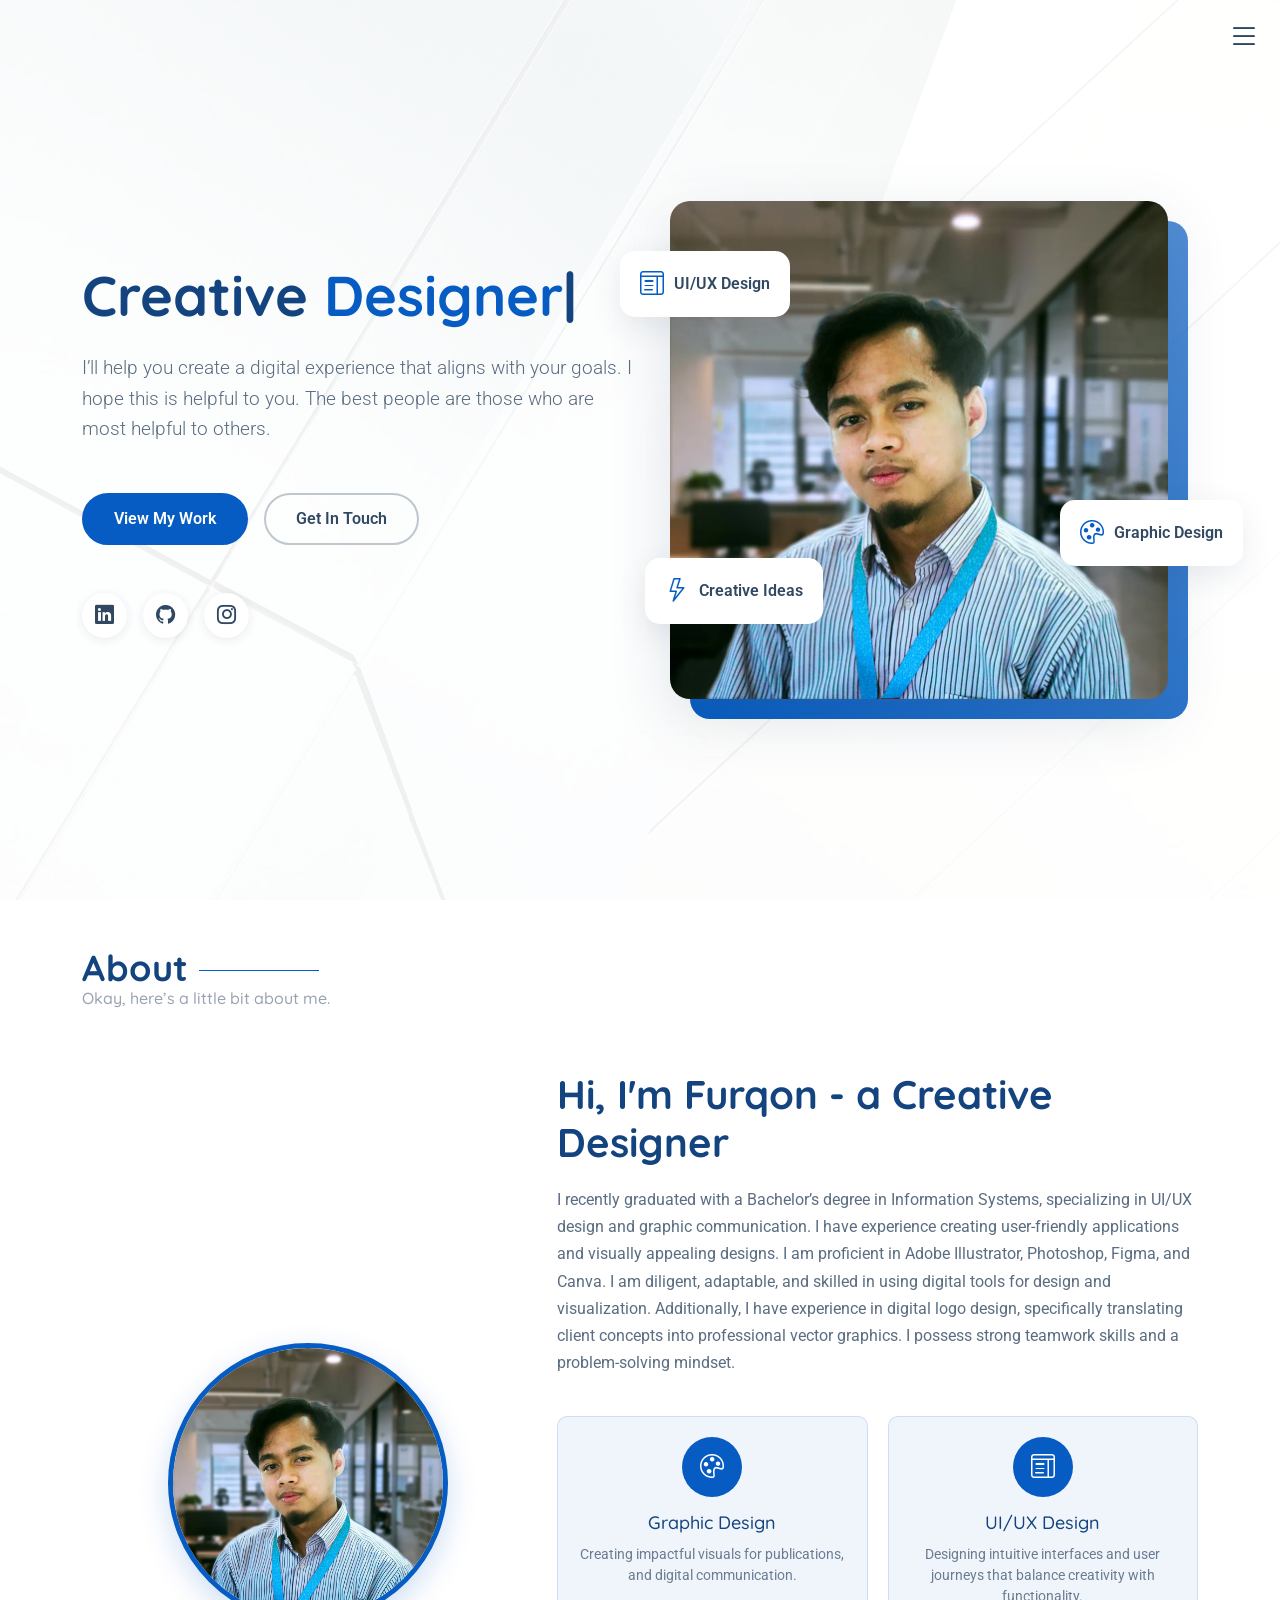
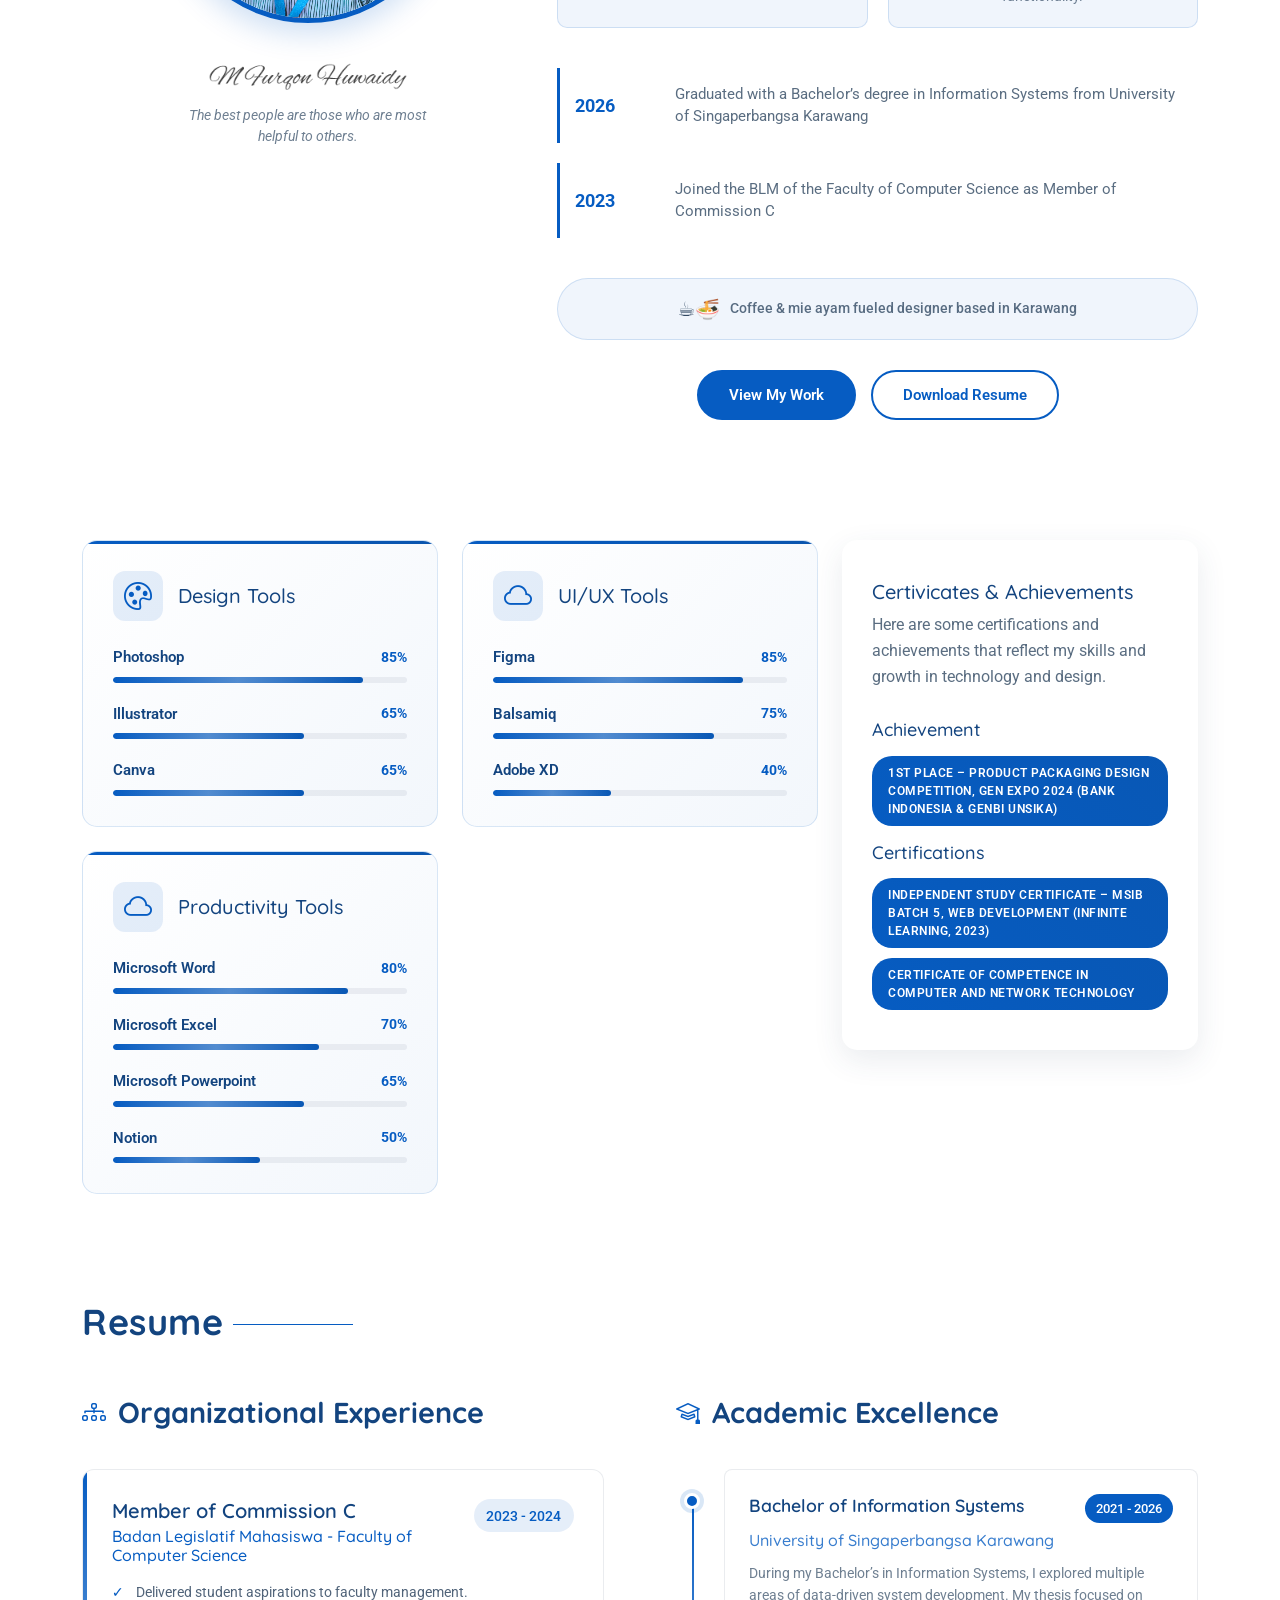
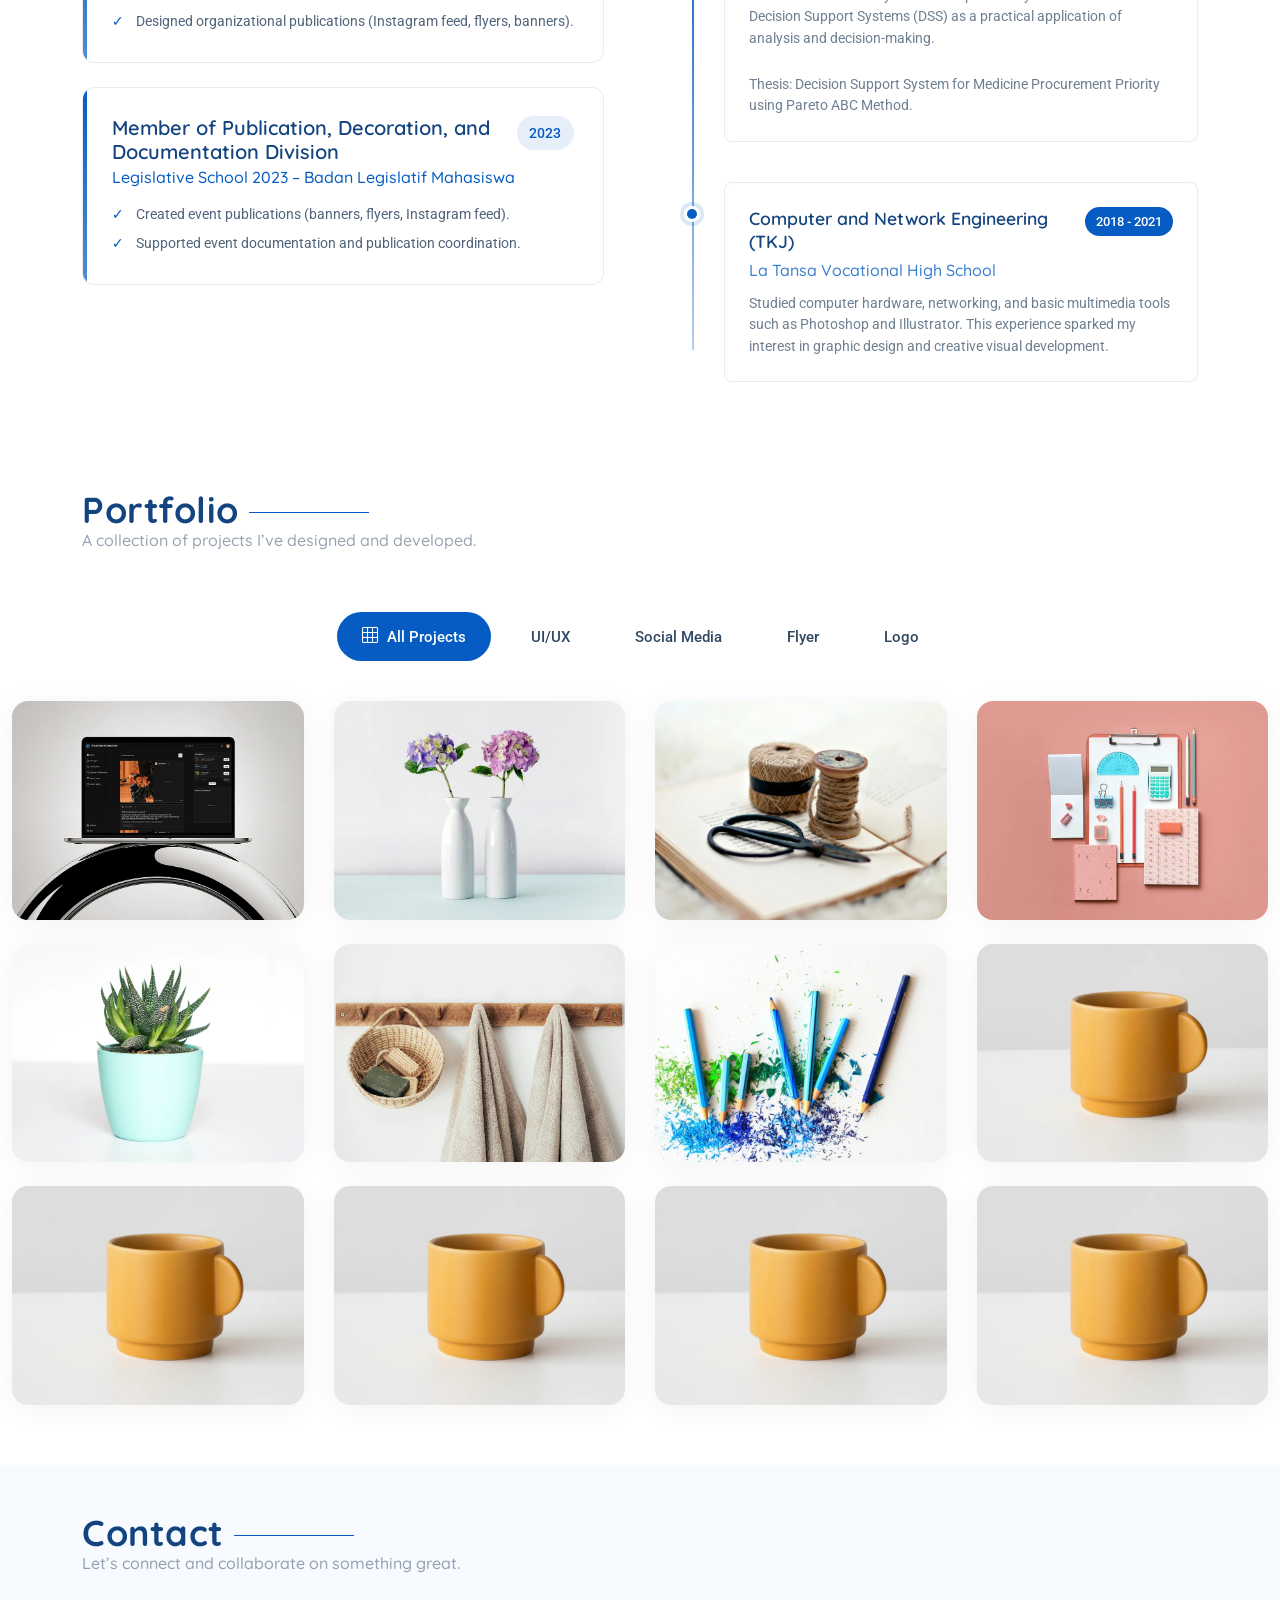
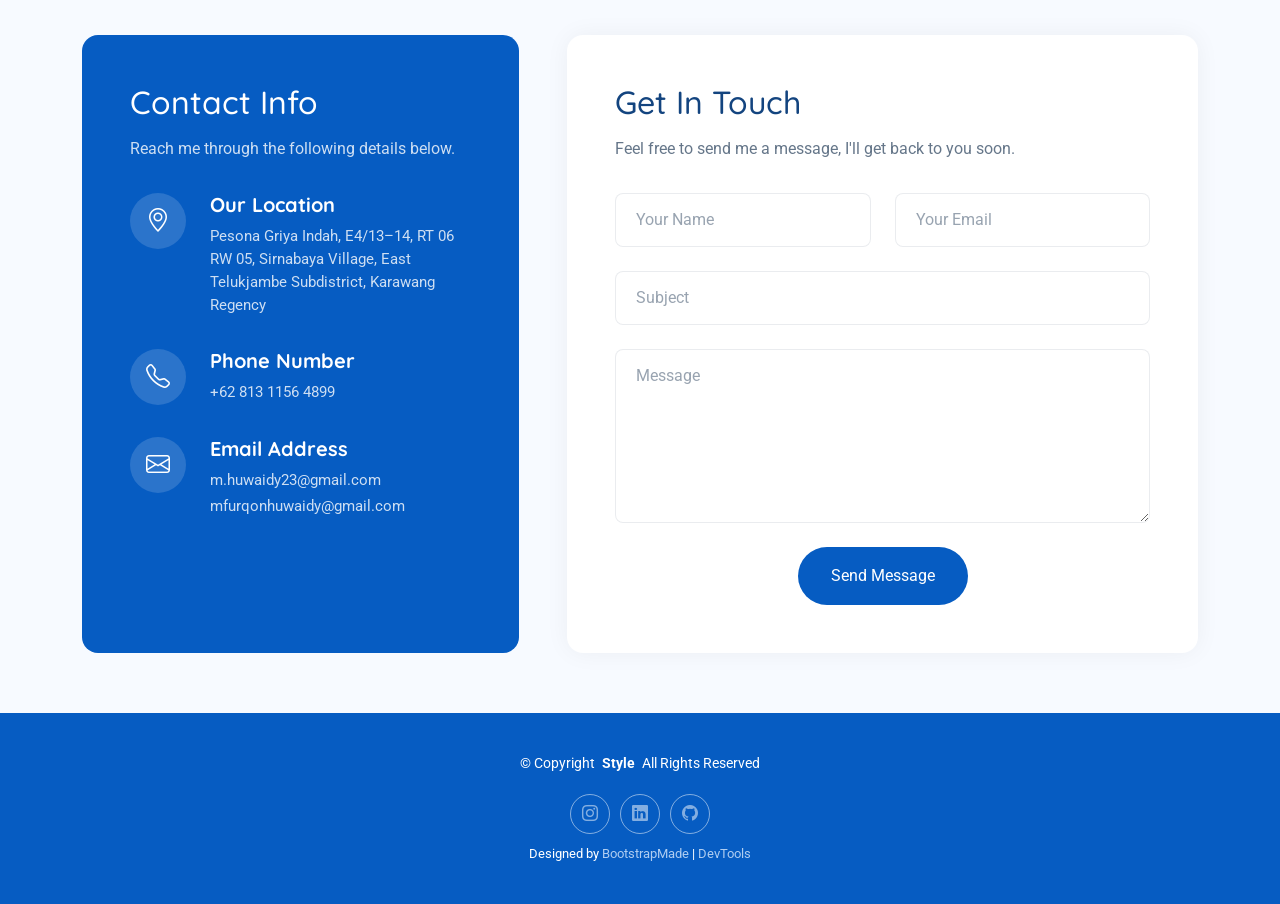
<file: index.html>
<!DOCTYPE html>
<html lang="en">

<head>
  <meta charset="utf-8">
  <meta content="width=device-width, initial-scale=1.0" name="viewport">
  <title>Furqon Resume</title>
  <meta name="description" content="">
  <meta name="keywords" content="">

  <!-- Favicons -->
  <link rel="apple-touch-icon" sizes="180x180" href="assets/img/favicon_io/apple-touch-icon.png">
  <link rel="icon" type="image/png" sizes="32x32" href="assets/img/favicon_io/favicon-32x32.png">
  <link rel="icon" type="image/png" sizes="16x16" href="assets/img/favicon_io/favicon-16x16.png">
  <link rel="manifest" href="/site.webmanifest">

  <!-- Fonts -->
  <link href="https://fonts.googleapis.com" rel="preconnect">
  <link href="https://fonts.gstatic.com" rel="preconnect" crossorigin>
  <link href="https://fonts.googleapis.com/css2?family=Roboto:ital,wght@0,100;0,300;0,400;0,500;0,700;0,900;1,100;1,300;1,400;1,500;1,700;1,900&family=Open+Sans:ital,wght@0,300;0,400;0,500;0,600;0,700;0,800;1,300;1,400;1,500;1,600;1,700;1,800&family=Quicksand:wght@300;400;500;600;700&display=swap" rel="stylesheet">

  <!-- Vendor CSS Files -->
  <link href="assets/vendor/bootstrap/css/bootstrap.min.css" rel="stylesheet">
  <link href="assets/vendor/bootstrap-icons/bootstrap-icons.css" rel="stylesheet">
  <link href="assets/vendor/aos/aos.css" rel="stylesheet">
  <link href="assets/vendor/glightbox/css/glightbox.min.css" rel="stylesheet">
  <link href="assets/vendor/swiper/swiper-bundle.min.css" rel="stylesheet">

  <!-- Main CSS File -->
  <link href="assets/css/main.css" rel="stylesheet">

  <!-- =======================================================
  * Template Name: Style
  * Template URL: https://bootstrapmade.com/style-bootstrap-portfolio-template/
  * Updated: Jul 02 2025 with Bootstrap v5.3.7
  * Author: BootstrapMade.com
  * License: https://bootstrapmade.com/license/
  ======================================================== -->
</head>

<body class="index-page">

  <header id="header" class="header d-flex align-items-center fixed-top">
    <div class="container-fluid position-relative d-flex align-items-center justify-content-between">

      <a href="index.html" class="logo d-flex align-items-center">
        <!-- Uncomment the line below if you also wish to use an image logo -->
        <!-- <img src="assets/img/logo.webp" alt=""> -->
        <!-- Uncomment the line below if you also wish to use an text logo -->
        <!-- <h1 class="sitename">Style</h1>  -->
      </a>

      <nav id="navmenu" class="navmenu">

        <div class="profile-img">
          <img src="assets/img/profile/profile-2.webp" alt="" class="img-fluid rounded-circle">
        </div>

        <a href="index.html" class="logo d-flex align-items-center justify-content-center active">
          <!-- Uncomment the line below if you also wish to use an image logo -->
          <!-- <img src="assets/img/logo.webp" alt=""> -->
          <h1 class="sitename">M Furqon Huwaidy</h1>
        </a>

        <ul>
          <li><a href="#hero">Home</a></li>
          <li><a href="#about">About</a></li>
          <li><a href="#resume">Resume</a></li>
          <li><a href="#portfolio">Portfolio</a></li>
          <li><a href="#contact">Contact</a></li>
        </ul>
        <i class="mobile-nav-toggle d-xl-none bi bi-list"></i>
      </nav>

    </div>
  </header>

  <main class="main">

    <!-- Hero Section -->
    <section id="hero" class="hero section">

      <div class="container">
        <div class="row g-0 align-items-center">

          <div class="col-lg-6 hero-content" data-aos="fade-right" data-aos-delay="100">
            <div class="content-wrapper">
              <h1 class="hero-title">Creative <span class="typed" data-typed-items="Designer, Artist"></span></h1>
              <p class="lead">I’ll help you create a digital experience that aligns with your goals. I hope this is helpful to you. The best people are those who are most helpful to others.</p>

              <!-- <div class="hero-stats" data-aos="fade-up" data-aos-delay="200">
                <div class="stat-item">
                  <span class="purecounter" data-purecounter-start="0" data-purecounter-end="150" data-purecounter-duration="2">0</span>
                  <span class="stat-label">Projects Completed</span>
                </div>
                <div class="stat-item">
                  <span class="purecounter" data-purecounter-start="0" data-purecounter-end="5" data-purecounter-duration="2">0</span>
                  <span class="stat-label">Years Experience</span>
                </div>
                <div class="stat-item">
                  <span class="purecounter" data-purecounter-start="0" data-purecounter-end="98" data-purecounter-duration="2">0</span>
                  <span class="stat-label">Happy Clients</span>
                </div>
              </div> -->

              <div class="hero-actions" data-aos="fade-up" data-aos-delay="300">
                <a href="#portfolio" class="btn btn-primary">View My Work</a>
                <a href="#contact" class="btn btn-outline">Get In Touch</a>
              </div>

              <div class="social-links" data-aos="fade-up" data-aos-delay="400">
                <!-- <a href="#"><i class="bi bi-twitter"></i></a> -->
                <a href="https://www.linkedin.com/in/mfurqonhuwaidy" target="_blank"><i class="bi bi-linkedin"></i></a>
                <a href="https://github.com/furqon1728" target="_blank"><i class="bi bi-github"></i></a>
                <a href="https://www.instagram.com/furqon_1728/" target="_blank"><i class="bi bi-instagram"></i></a>
              </div>
            </div>
          </div>

          <div class="col-lg-6 hero-image" data-aos="fade-left" data-aos-delay="200">
            <div class="image-container">
              <div class="floating-elements">
                <div class="floating-card card-1" data-aos="zoom-in" data-aos-delay="300">
                  <i class="bi bi-layout-text-window"></i>
                  <span>UI/UX Design</span>
                </div>
                <div class="floating-card card-2" data-aos="zoom-in" data-aos-delay="400">
                  <i class="bi bi-palette"></i>
                  <span>Graphic Design</span>
                </div>
                <div class="floating-card card-3" data-aos="zoom-in" data-aos-delay="500">
                  <i class="bi bi-lightning"></i>
                  <span>Creative Ideas</span>
                </div>
              </div>
              <img src="assets/img/profile/profile-2.webp" alt="Portfolio Hero" class="img-fluid hero-main-image">
              <div class="image-overlay"></div>
            </div>
          </div>

        </div>
      </div>

    </section><!-- /Hero Section -->

    <!-- About Section -->
    <section id="about" class="about section">

      <!-- Section Title -->
      <div class="container section-title">
        <h2>About</h2>
        <p>Okay, here’s a little bit about me.</p>
      </div><!-- End Section Title -->

      <div class="container" data-aos="fade-up" data-aos-delay="100">

        <div class="row align-items-center">

          <div class="col-lg-5" data-aos="fade-right" data-aos-delay="200">
            <div class="profile-image-wrapper">
              <div class="profile-image">
                <img src="assets/img/profile/profile-2.webp" alt="Profile" class="img-fluid">
              </div>
              <div class="signature-section">
                <img src="assets/img/misc/type name.png" alt="Signature" class="signature">
                <p class="quote">The best people are those who are most helpful to others.</p>
              </div>
            </div>
          </div>

          <div class="col-lg-7" data-aos="fade-left" data-aos-delay="300">
            <div class="about-content">
              <div class="intro">
                <h2>Hi, I'm Furqon - a Creative Designer</h2>
                <p>I recently graduated with a Bachelor’s degree in Information Systems, specializing in UI/UX design and graphic communication. I have experience creating user-friendly applications and visually appealing designs. I am proficient in Adobe Illustrator, Photoshop, Figma, and Canva. I am diligent, adaptable, and skilled in using digital tools for design and visualization. Additionally, I have experience in digital logo design, specifically translating client concepts into professional vector graphics. I possess strong teamwork skills and a problem-solving mindset.</p>
              </div>

              <div class="skills-grid">
                <div class="skill-item" data-aos="zoom-in" data-aos-delay="400">
                  <div class="skill-icon">
                    <i class="bi bi-palette"></i>
                  </div>
                  <h4>Graphic Design</h4>
                  <p>Creating impactful visuals for publications, and digital communication.</p>
                </div>
                <div class="skill-item" data-aos="zoom-in" data-aos-delay="450">
                  <div class="skill-icon">
                    <i class="bi bi-layout-text-window"></i>
                  </div>
                  <h4>UI/UX Design</h4>
                  <p>Designing intuitive interfaces and user journeys that balance creativity with functionality.</p>
                </div>
                <!-- <div class="skill-item" data-aos="zoom-in" data-aos-delay="500">
                  <div class="skill-icon">
                    <i class="bi bi-camera"></i>
                  </div>
                  <h4>Photography</h4>
                  <p>Vestibulum ac diam sit amet quam vehicula elementum</p>
                </div> -->
              </div>

              <div class="journey-timeline" data-aos="fade-up" data-aos-delay="300">
                <div class="timeline-item">
                  <div class="year">2026</div>
                  <div class="description">Graduated with a Bachelor’s degree in Information Systems from University of Singaperbangsa Karawang</div>
                </div>
                <div class="timeline-item">
                  <div class="year">2023</div>
                  <div class="description">Joined the BLM of the Faculty of Computer Science as Member of Commission C </div>
                </div>
                <!-- <div class="timeline-item">
                  <div class="year">2023</div>
                  <div class="description">Launched freelance career specializing in creative web solutions</div>
                </div> -->
              </div>

              <div class="cta-section" data-aos="fade-up" data-aos-delay="400">
                <div class="fun-fact">
                  <span class="emoji">☕🍜</span>
                  <span class="text">Coffee & mie ayam fueled designer based in Karawang</span>
                </div>
                <div class="action-buttons">
                  <a href="#portfolio" class="btn btn-primary">View My Work</a>
                  <a href="https://drive.google.com/file/d/1snePXSwUG6Yx8mnxVVNjsM3KK21PuEvw/view?usp=drive_link" target="_blank" class="btn btn-outline">Download Resume</a>
                </div>
              </div>

            </div>
          </div>

        </div>

      </div>

    </section><!-- /About Section -->

    <!-- Skills Section -->
    <section id="skills" class="skills section">

      <div class="container" data-aos="fade-up" data-aos-delay="100">

        <div class="row">
          <div class="col-lg-8">
            <div class="skills-grid">
              <div class="row g-4">

                <div class="col-md-6" data-aos="flip-left" data-aos-delay="400">
                  <div class="skill-card">
                    <div class="skill-header">
                      <i class="bi bi-palette"></i>
                      <h3>Design Tools</h3>
                    </div>
                    <div class="skills-animation">
                      <div class="skill-item">
                        <div class="skill-info">
                          <span class="skill-name">Photoshop</span>
                          <span class="skill-percentage">85%</span>
                        </div>
                        <div class="skill-bar progress">
                          <div class="progress-bar" role="progressbar" aria-valuenow="85" aria-valuemin="0" aria-valuemax="100"></div>
                        </div>
                      </div>

                      <div class="skill-item">
                        <div class="skill-info">
                          <span class="skill-name">Illustrator</span>
                          <span class="skill-percentage">65%</span>
                        </div>
                        <div class="skill-bar progress">
                          <div class="progress-bar" role="progressbar" aria-valuenow="65" aria-valuemin="0" aria-valuemax="100"></div>
                        </div>
                      </div>

                      <div class="skill-item">
                        <div class="skill-info">
                          <span class="skill-name">Canva</span>
                          <span class="skill-percentage">65%</span>
                        </div>
                        <div class="skill-bar progress">
                          <div class="progress-bar" role="progressbar" aria-valuenow="65" aria-valuemin="0" aria-valuemax="100"></div>
                        </div>
                      </div>
                    </div>
                  </div><!-- End Design Card -->
                </div>

                <div class="col-md-6" data-aos="flip-left" data-aos-delay="500">
                  <div class="skill-card">
                    <div class="skill-header">
                      <i class="bi bi-cloud"></i>
                      <h3>UI/UX Tools</h3>
                    </div>
                    <div class="skills-animation">
                      <div class="skill-item">
                        <div class="skill-info">
                          <span class="skill-name">Figma</span>
                          <span class="skill-percentage">85%</span>
                        </div>
                        <div class="skill-bar progress">
                          <div class="progress-bar" role="progressbar" aria-valuenow="85" aria-valuemin="0" aria-valuemax="100"></div>
                        </div>
                      </div>

                      <div class="skill-item">
                        <div class="skill-info">
                          <span class="skill-name">Balsamiq</span>
                          <span class="skill-percentage">75%</span>
                        </div>
                        <div class="skill-bar progress">
                          <div class="progress-bar" role="progressbar" aria-valuenow="75" aria-valuemin="0" aria-valuemax="100"></div>
                        </div>
                      </div>

                      <div class="skill-item">
                        <div class="skill-info">
                          <span class="skill-name">Adobe XD</span>
                          <span class="skill-percentage">40%</span>
                        </div>
                        <div class="skill-bar progress">
                          <div class="progress-bar" role="progressbar" aria-valuenow="40" aria-valuemin="0" aria-valuemax="100"></div>
                        </div>
                      </div>
                    </div>
                  </div><!-- UI/UX Card -->
                </div>

                <div class="col-md-6" data-aos="flip-left" data-aos-delay="500">
                  <div class="skill-card">
                    <div class="skill-header">
                      <i class="bi bi-cloud"></i>
                      <h3>Productivity Tools</h3>
                    </div>
                    <div class="skills-animation">
                      <div class="skill-item">
                        <div class="skill-info">
                          <span class="skill-name">Microsoft Word</span>
                          <span class="skill-percentage">80%</span>
                        </div>
                        <div class="skill-bar progress">
                          <div class="progress-bar" role="progressbar" aria-valuenow="80" aria-valuemin="0" aria-valuemax="100"></div>
                        </div>
                      </div>

                      <div class="skill-item">
                        <div class="skill-info">
                          <span class="skill-name">Microsoft Excel</span>
                          <span class="skill-percentage">70%</span>
                        </div>
                        <div class="skill-bar progress">
                          <div class="progress-bar" role="progressbar" aria-valuenow="70" aria-valuemin="0" aria-valuemax="100"></div>
                        </div>
                      </div>

                      <div class="skill-item">
                        <div class="skill-info">
                          <span class="skill-name">Microsoft Powerpoint</span>
                          <span class="skill-percentage">65%</span>
                        </div>
                        <div class="skill-bar progress">
                          <div class="progress-bar" role="progressbar" aria-valuenow="65" aria-valuemin="0" aria-valuemax="100"></div>
                        </div>
                      </div>
                      
                      <div class="skill-item">
                        <div class="skill-info">
                          <span class="skill-name">Notion</span>
                          <span class="skill-percentage">50%</span>
                        </div>
                        <div class="skill-bar progress">
                          <div class="progress-bar" role="progressbar" aria-valuenow="50" aria-valuemin="0" aria-valuemax="100"></div>
                        </div>
                      </div>

                    </div>
                  </div><!-- Office Card -->
                </div>
                
              </div>
            </div><!-- End Skills Grid -->
          </div>

          <!-- professional expertise -->
          <div class="col-lg-4">
            <div class="skills-summary" data-aos="fade-left" data-aos-delay="200">
              <h5>Certivicates & Achievements</h4>
              <p>Here are some certifications and achievements that reflect my skills and growth in technology and design.</p>

              <div class="skills-badges" data-aos="fade-up" data-aos-delay="600">
                <h4>Achievement</h4>
                <div class="badge-list">
                  <a href="https://drive.google.com/file/d/1BnwJoRt4Qm37P9LibBLZEDDBLakie0Gm/view?usp=sharing" target="_blank"><div class="skill-badge">1st Place – Product Packaging Design Competition, Gen Expo 2024 (Bank Indonesia & GenBI Unsika)</div></a>
                </div>
                <h4 class="pt-3">Certifications</h4>
                <div class="badge-list">
                  <a href="https://drive.google.com/file/d/1KbQa57p9_eFYa4EeYw8rMXsOsvqN7cd4/view?usp=sharing" target="_blank"><div class="skill-badge">Independent Study Certificate – MSIB Batch 5, Web Development (Infinite Learning, 2023)</div></a>
                  <a href="https://drive.google.com/file/d/1wrnoo690yHKVNnBR0ySCmKw2sanIcPwH/view?usp=sharing" target="_blank"><div class="skill-badge">Certificate of Competence in Computer and Network Technology</div></a>
                </div>
              </div>
            </div>
            <!-- End Skills Summary -->
          </div>

        </div>

      </div>

    </section><!-- /Skills Section -->

    <!-- Resume Section -->
    <section id="resume" class="resume section">

      <!-- Section Title -->
      <div class="container section-title">
        <h2>Resume</h2>
        <!-- <p>Necessitatibus eius consequatur ex aliquid fuga eum quidem sint consectetur velit</p> -->
      </div><!-- End Section Title -->

      <div class="container" data-aos="fade-up" data-aos-delay="100">

        <div class="row">
          <div class="col-lg-6" data-aos="fade-right" data-aos-delay="200">
            <div class="experience-section">
              <div class="section-header">
                <h2><i class="bi bi-diagram-3"></i>Organizational Experience</h2>
                <!-- <p class="section-subtitle">Pellentesque habitant morbi tristique senectus et netus et malesuada fames ac turpis egestas vestibulum tortor quam.</p> -->
              </div>

              <div class="experience-cards">
                <div class="experience-card" data-aos="zoom-in" data-aos-delay="300">
                  <div class="card-header">
                    <div class="role-info">
                      <h3>Member of Commission C</h3>
                      <h4>Badan Legislatif Mahasiswa - Faculty of Computer Science</h4>
                    </div>
                    <span class="duration">2023 - 2024</span>
                  </div>
                  <div class="card-body">
                    <!-- <p>Vestibulum ante ipsum primis in faucibus orci luctus et ultrices posuere cubilia curae mauris viverra veniam sit amet lacus cursus.</p> -->
                    <ul class="achievements">
                      <li>Delivered student aspirations to faculty management.</li>
                      <li>Designed organizational publications (Instagram feed, flyers, banners).</li>
                      <!-- <li>Led digital transformation initiatives worth $2M+</li> -->
                    </ul>
                  </div>
                </div>

                <div class="experience-card" data-aos="zoom-in" data-aos-delay="400">
                  <div class="card-header">
                    <div class="role-info">
                      <h3>Member of Publication, Decoration, and Documentation Division</h3>
                      <h4>Legislative School 2023 – Badan Legislatif Mahasiswa</h4>
                    </div>
                    <span class="duration">2023</span>
                  </div>
                  <div class="card-body">
                    <!-- <p>Donec quam felis ultricies nec pellentesque eu pretium quis sem nulla consequat massa quis enim donec pede justo fringilla vel.</p> -->
                     <ul class="achievements">
                      <li>Created event publications (banners, flyers, Instagram feed).</li>
                      <li>Supported event documentation and publication coordination.</li>
                      <!-- <li>Led digital transformation initiatives worth $2M+</li> -->
                    </ul>
                  </div>
                </div>

              </div>
            </div>
          </div>

          <div class="col-lg-6" data-aos="fade-left" data-aos-delay="200">
            <div class="education-section">
              <div class="section-header">
                <h2><i class="bi bi-mortarboard"></i> Academic Excellence</h2>
                <!-- <p class="section-subtitle">Lorem ipsum dolor sit amet consectetuer adipiscing elit aenean commodo ligula eget dolor aenean massa.</p> -->
              </div>

              <div class="education-timeline">
                <div class="timeline-track"></div>

                <div class="education-item" data-aos="slide-up" data-aos-delay="300">
                  <div class="timeline-marker"></div>
                  <div class="education-content">
                    <div class="degree-header">
                      <h3>Bachelor of Information Systems</h3>
                      <span class="year">2021 - 2026</span>
                    </div>
                    <h4 class="institution">University of Singaperbangsa Karawang</h4>
                    <p>During my Bachelor’s in Information Systems, I explored multiple areas of data-driven system development. My thesis focused on Decision Support Systems (DSS) as a practical application of analysis and decision-making.</p>
                    <br>
                    <p>Thesis: Decision Support System for Medicine Procurement Priority using Pareto ABC Method.</p>
                  </div>
                </div>

                <div class="education-item" data-aos="slide-up" data-aos-delay="400">
                  <div class="timeline-marker"></div>
                  <div class="education-content">
                    <div class="degree-header">
                      <h3>Computer and Network Engineering (TKJ)</h3>
                      <span class="year">2018 - 2021</span>
                    </div>
                    <h4 class="institution">La Tansa Vocational High School</h4>
                    <p>Studied computer hardware, networking, and basic multimedia tools such as Photoshop and Illustrator. This experience sparked my interest in graphic design and creative visual development.</p>
                  </div>
                </div>

                <!-- <div class="education-item" data-aos="slide-up" data-aos-delay="500">
                  <div class="timeline-marker"></div>
                  <div class="education-content">
                    <div class="degree-header">
                      <h3>Certificate in Digital Innovation</h3>
                      <span class="year">2020</span>
                    </div>
                    <h4 class="institution">Ligula Academy</h4>
                    <p>Etiam sit amet orci eget eros faucibus tincidunt duis leo sed fringilla mauris sit amet nibh donec sodales sagittis magna.</p>
                  </div>
                </div> -->

              </div>
            </div>
          </div>
        </div>

      </div>

    </section><!-- /Resume Section -->

    <!-- Portfolio Section -->
    <section id="portfolio" class="portfolio section">

      <!-- Section Title -->
      <div class="container section-title">
        <h2>Portfolio</h2>
        <p>A collection of projects I’ve designed and developed.</p>
      </div><!-- End Section Title -->

      <div class="container-fluid" data-aos="fade-up" data-aos-delay="100">

        <div class="isotope-layout" data-default-filter="*" data-layout="masonry" data-sort="original-order">

          <ul class="portfolio-filters isotope-filters" data-aos="fade-up" data-aos-delay="200">
            <li data-filter="*" class="filter-active">
              <i class="bi bi-grid-3x3"></i> All Projects
            </li>
            <li data-filter=".filter-ui">
              UI/UX
            </li>
            <li data-filter=".filter-social">
              Social Media
            </li>
            <li data-filter=".filter-flyer">
              Flyer
            </li>
            <li data-filter=".filter-logo">
              Logo
            </li>
          </ul>

          <div class="row g-4 isotope-container" data-aos="fade-up" data-aos-delay="300">

            <div class="col-xl-3 col-lg-4 col-md-6 portfolio-item isotope-item filter-ui">
              <article class="portfolio-entry">
                <figure class="entry-image">
                  <img src="assets/img/portfolio/thumb/sialumni-thumb.webp" class="img-fluid" alt="" loading="lazy">
                  <div class="entry-overlay">
                    <div class="overlay-content">
                      <div class="entry-meta">UI/UX Design</div>
                      <h3 class="entry-title">COMMUNITY WEBSITE</h3>
                      <div class="entry-links">
                        <a href="assets/img/portfolio/thumb/sialumni-thumb.webp" class="glightbox" data-gallery="portfolio-gallery-ui" data-glightbox="title: TENTATION; description: Praesent commodo cursus magna, vel scelerisque nisl consectetur.">
                          <i class="bi bi-arrows-angle-expand"></i>
                        </a>
                        <a href="portfolio-details1.html">
                          <i class="bi bi-arrow-right"></i>
                        </a>
                      </div>
                    </div>
                  </div>
                </figure>
              </article>
            </div><!-- End Portfolio Item -->

            <div class="col-xl-3 col-lg-4 col-md-6 portfolio-item isotope-item filter-logo">
              <article class="portfolio-entry">
                <figure class="entry-image">
                  <img src="assets/img/portfolio/portfolio-10.webp" class="img-fluid" alt="" loading="lazy">
                  <div class="entry-overlay">
                    <div class="overlay-content">
                      <div class="entry-meta">LOGO DESIGN</div>
                      <h3 class="entry-title">MAFAZA</h3>
                      <div class="entry-links">
                        <a href="assets/img/portfolio/portfolio-10.webp" class="glightbox" data-gallery="portfolio-gallery-logo" data-glightbox="title: Mafaza; description: Nulla vitae elit libero, a pharetra augue mollis interdum.">
                          <i class="bi bi-arrows-angle-expand"></i>
                        </a>
                        <a href="portfolio-details.html">
                          <i class="bi bi-arrow-right"></i>
                        </a>
                      </div>
                    </div>
                  </div>
                </figure>
              </article>
            </div><!-- End Portfolio Item -->

            <div class="col-xl-3 col-lg-4 col-md-6 portfolio-item isotope-item filter-social">
              <article class="portfolio-entry">
                <figure class="entry-image">
                  <img src="assets/img/portfolio/portfolio-7.webp" class="img-fluid" alt="" loading="lazy">
                  <div class="entry-overlay">
                    <div class="overlay-content">
                      <div class="entry-meta">SOCIAL MEDIA</div>
                      <h3 class="entry-title">BLM</h3>
                      <div class="entry-links">
                        <a href="assets/img/portfolio/portfolio-7.webp" class="glightbox" data-gallery="portfolio-gallery-social" data-glightbox="title: Urban Architecture; description: Sed ut perspiciatis unde omnis iste natus error sit voluptatem.">
                          <i class="bi bi-arrows-angle-expand"></i>
                        </a>
                        <a href="portfolio-details.html">
                          <i class="bi bi-arrow-right"></i>
                        </a>
                      </div>
                    </div>
                  </div>
                </figure>
              </article>
            </div><!-- End Portfolio Item -->

            <div class="col-xl-3 col-lg-4 col-md-6 portfolio-item isotope-item filter-flyer">
              <article class="portfolio-entry">
                <figure class="entry-image">
                  <img src="assets/img/portfolio/portfolio-4.webp" class="img-fluid" alt="" loading="lazy">
                  <div class="entry-overlay">
                    <div class="overlay-content">
                      <div class="entry-meta">Flyer(Banner)</div>
                      <h3 class="entry-title">LS 23</h3>
                      <div class="entry-links">
                        <a href="assets/img/portfolio/portfolio-4.webp" class="glightbox" data-gallery="portfolio-gallery-flyer" data-glightbox="title: Social Media Campaign; description: Quis autem vel eum iure reprehenderit qui in ea voluptate.">
                          <i class="bi bi-arrows-angle-expand"></i>
                        </a>
                        <a href="portfolio-details.html">
                          <i class="bi bi-arrow-right"></i>
                        </a>
                      </div>
                    </div>
                  </div>
                </figure>
              </article>
            </div><!-- End Portfolio Item -->

            <div class="col-xl-3 col-lg-4 col-md-6 portfolio-item isotope-item filter-flyer">
              <article class="portfolio-entry">
                <figure class="entry-image">
                  <img src="assets/img/portfolio/portfolio-2.webp" class="img-fluid" alt="" loading="lazy">
                  <div class="entry-overlay">
                    <div class="overlay-content">
                      <div class="entry-meta">FLYER</div>
                      <h3 class="entry-title">PIK-R</h3>
                      <div class="entry-links">
                        <a href="assets/img/portfolio/portfolio-2.webp" class="glightbox" data-gallery="portfolio-gallery-flyer" data-glightbox="title: Smart Home Interface; description: At vero eos et accusamus et iusto odio dignissimos ducimus.">
                          <i class="bi bi-arrows-angle-expand"></i>
                        </a>
                        <a href="portfolio-details.html">
                          <i class="bi bi-arrow-right"></i>
                        </a>
                      </div>
                    </div>
                  </div>
                </figure>
              </article>
            </div><!-- End Portfolio Item -->

            <div class="col-xl-3 col-lg-4 col-md-6 portfolio-item isotope-item filter-logo">
              <article class="portfolio-entry">
                <figure class="entry-image">
                  <img src="assets/img/portfolio/portfolio-11.webp" class="img-fluid" alt="" loading="lazy">
                  <div class="entry-overlay">
                    <div class="overlay-content">
                      <div class="entry-meta">LOGO</div>
                      <h3 class="entry-title">PPKM</h3>
                      <div class="entry-links">
                        <a href="assets/img/portfolio/portfolio-11.webp" class="glightbox" data-gallery="portfolio-gallery-logo" data-glightbox="title: Cloud Management System; description: Temporibus autem quibusdam et aut officiis debitis.">
                          <i class="bi bi-arrows-angle-expand"></i>
                        </a>
                        <a href="portfolio-details.html">
                          <i class="bi bi-arrow-right"></i>
                        </a>
                      </div>
                    </div>
                  </div>
                </figure>
              </article>
            </div><!-- End Portfolio Item -->

            <div class="col-xl-3 col-lg-4 col-md-6 portfolio-item isotope-item filter-ui">
              <article class="portfolio-entry">
                <figure class="entry-image">
                  <img src="assets/img/portfolio/portfolio-8.webp" class="img-fluid" alt="" loading="lazy">
                  <div class="entry-overlay">
                    <div class="overlay-content">
                      <div class="entry-meta">UI/UX DESIGN</div>
                      <h3 class="entry-title">FOTO</h3>
                      <div class="entry-links">
                        <a href="assets/img/portfolio/portfolio-8.webp" class="glightbox" data-gallery="portfolio-gallery-ui" data-glightbox="title: Nature Collection; description: Integer posuere erat a ante venenatis dapibus posuere velit aliquet.">
                          <i class="bi bi-arrows-angle-expand"></i>
                        </a>
                        <a href="portfolio-details.html">
                          <i class="bi bi-arrow-right"></i>
                        </a>
                      </div>
                    </div>
                  </div>
                </figure>
              </article>
            </div><!-- End Portfolio Item -->

            <div class="col-xl-3 col-lg-4 col-md-6 portfolio-item isotope-item filter-flyer">
              <article class="portfolio-entry">
                <figure class="entry-image">
                  <img src="assets/img/portfolio/portfolio-5.webp" class="img-fluid" alt="" loading="lazy">
                  <div class="entry-overlay">
                    <div class="overlay-content">
                      <div class="entry-meta">FLYER(BANNER)</div>
                      <h3 class="entry-title">KKN COMMAND POST</h3>
                      <div class="entry-links">
                        <a href="assets/img/portfolio/portfolio-5.webp" class="glightbox" data-gallery="portfolio-gallery-flyer" data-glightbox="title: Brand Strategy; description: Fusce dapibus, tellus ac cursus commodo, tortor mauris condimentum.">
                          <i class="bi bi-arrows-angle-expand"></i>
                        </a>
                        <a href="portfolio-details.html">
                          <i class="bi bi-arrow-right"></i>
                        </a>
                      </div>
                    </div>
                  </div>
                </figure>
              </article>
            </div><!-- End Portfolio Item -->

            <div class="col-xl-3 col-lg-4 col-md-6 portfolio-item isotope-item filter-social">
              <article class="portfolio-entry">
                <figure class="entry-image">
                  <img src="assets/img/portfolio/portfolio-5.webp" class="img-fluid" alt="" loading="lazy">
                  <div class="entry-overlay">
                    <div class="overlay-content">
                      <div class="entry-meta">SOCIAL MEDIA</div>
                      <h3 class="entry-title">LS 23</h3>
                      <div class="entry-links">
                        <a href="assets/img/portfolio/portfolio-5.webp" class="glightbox" data-gallery="portfolio-gallery-social" data-glightbox="title: Brand Strategy; description: Fusce dapibus, tellus ac cursus commodo, tortor mauris condimentum.">
                          <i class="bi bi-arrows-angle-expand"></i>
                        </a>
                        <a href="portfolio-details.html">
                          <i class="bi bi-arrow-right"></i>
                        </a>
                      </div>
                    </div>
                  </div>
                </figure>
              </article>
            </div><!-- End Portfolio Item -->

            <div class="col-xl-3 col-lg-4 col-md-6 portfolio-item isotope-item filter-flyer">
              <article class="portfolio-entry">
                <figure class="entry-image">
                  <img src="assets/img/portfolio/portfolio-5.webp" class="img-fluid" alt="" loading="lazy">
                  <div class="entry-overlay">
                    <div class="overlay-content">
                      <div class="entry-meta">FLYER(BANNER)</div>
                      <h3 class="entry-title">UTUL ILMA</h3>
                      <div class="entry-links">
                        <a href="assets/img/portfolio/portfolio-5.webp" class="glightbox" data-gallery="portfolio-gallery-flyer" data-glightbox="title: Brand Strategy; description: Fusce dapibus, tellus ac cursus commodo, tortor mauris condimentum.">
                          <i class="bi bi-arrows-angle-expand"></i>
                        </a>
                        <a href="portfolio-details.html">
                          <i class="bi bi-arrow-right"></i>
                        </a>
                      </div>
                    </div>
                  </div>
                </figure>
              </article>
            </div><!-- End Portfolio Item -->

            <div class="col-xl-3 col-lg-4 col-md-6 portfolio-item isotope-item filter-ui">
              <article class="portfolio-entry">
                <figure class="entry-image">
                  <img src="assets/img/portfolio/portfolio-5.webp" class="img-fluid" alt="" loading="lazy">
                  <div class="entry-overlay">
                    <div class="overlay-content">
                      <div class="entry-meta">UI/UX DESIGN</div>
                      <h3 class="entry-title">GENERASI HAPPY</h3>
                      <div class="entry-links">
                        <a href="assets/img/portfolio/portfolio-5.webp" class="glightbox" data-gallery="portfolio-gallery-ui" data-glightbox="title: Brand Strategy; description: Fusce dapibus, tellus ac cursus commodo, tortor mauris condimentum.">
                          <i class="bi bi-arrows-angle-expand"></i>
                        </a>
                        <a href="portfolio-details.html">
                          <i class="bi bi-arrow-right"></i>
                        </a>
                      </div>
                    </div>
                  </div>
                </figure>
              </article>
            </div><!-- End Portfolio Item -->

            <div class="col-xl-3 col-lg-4 col-md-6 portfolio-item isotope-item filter-social">
              <article class="portfolio-entry">
                <figure class="entry-image">
                  <img src="assets/img/portfolio/portfolio-5.webp" class="img-fluid" alt="" loading="lazy">
                  <div class="entry-overlay">
                    <div class="overlay-content">
                      <div class="entry-meta">SOCIAL MEDIA</div>
                      <h3 class="entry-title">KKN SUKAMERTA</h3>
                      <div class="entry-links">
                        <a href="assets/img/portfolio/portfolio-5.webp" class="glightbox" data-gallery="portfolio-gallery-social" data-glightbox="title: Brand Strategy; description: Fusce dapibus, tellus ac cursus commodo, tortor mauris condimentum.">
                          <i class="bi bi-arrows-angle-expand"></i>
                        </a>
                        <a href="portfolio-details.html">
                          <i class="bi bi-arrow-right"></i>
                        </a>
                      </div>
                    </div>
                  </div>
                </figure>
              </article>
            </div><!-- End Portfolio Item -->

          </div><!-- End Portfolio Container -->

        </div>

      </div>

    </section><!-- /Portfolio Section -->

    <!-- Contact Section -->
    <section id="contact" class="contact section light-background">

      <!-- Section Title -->
      <div class="container section-title">
        <h2>Contact</h2>
        <p>Let’s connect and collaborate on something great.</p>
      </div><!-- End Section Title -->

      <div class="container" data-aos="fade-up" data-aos-delay="100">

        <div class="row g-4 g-lg-5">
          <div class="col-lg-5">
            <div class="info-box" data-aos="fade-up" data-aos-delay="200">
              <h3>Contact Info</h3>
              <p>Reach me through the following details below.</p>

              <div class="info-item" data-aos="fade-up" data-aos-delay="300">
                <div class="icon-box">
                  <i class="bi bi-geo-alt"></i>
                </div>
                <div class="content">
                  <h4>Our Location</h4>
                  <p>Pesona Griya Indah, E4/13–14, RT 06 RW 05, Sirnabaya Village, East Telukjambe Subdistrict, Karawang Regency</p>
                </div>
              </div>

              <div class="info-item" data-aos="fade-up" data-aos-delay="400">
                <div class="icon-box">
                  <i class="bi bi-telephone"></i>
                </div>
                <div class="content">
                  <h4>Phone Number</h4>
                  <a href="https://wa.me/6281311564899" target="_blank"><p>+62 813 1156 4899</p></a>
                </div>
              </div>

              <div class="info-item" data-aos="fade-up" data-aos-delay="500">
                <div class="icon-box">
                  <i class="bi bi-envelope"></i>
                </div>
                <div class="content">
                  <h4>Email Address</h4>
                  <p>m.huwaidy23@gmail.com</p>
                  <p>mfurqonhuwaidy@gmail.com</p>
                </div>
              </div>
            </div>
          </div>

          <div class="col-lg-7">
            <div class="contact-form" data-aos="fade-up" data-aos-delay="300">
              <h3>Get In Touch</h3>
              <p>Feel free to send me a message, I'll get back to you soon.</p>

              <!-- Tambahkan class php-email-form agar CSS aktif -->
              <form id="contact-form" class="php-email-form" data-aos="fade-up" data-aos-delay="200">
                <div class="row gy-4">

                  <div class="col-md-6">
                    <input type="text" name="user_name" class="form-control" placeholder="Your Name" required>
                  </div>

                  <div class="col-md-6">
                    <input type="email" name="user_email" class="form-control" placeholder="Your Email" required>
                  </div>

                  <div class="col-12">
                    <input type="text" name="subject" class="form-control" placeholder="Subject" required>
                  </div>

                  <div class="col-12">
                    <textarea name="message" class="form-control" rows="6" placeholder="Message" required></textarea>
                  </div>

                  <div class="col-12 text-center">
                    <div class="loading">Loading</div>
                    <div class="error-message"></div>
                    <div class="sent-message">Your message has been sent. Thank you!</div>

                    <button type="submit" class="btn">Send Message</button>
                  </div>

                </div>
              </form>

              <!-- Script EmailJS -->
              <script type="text/javascript" src="https://cdn.emailjs.com/dist/email.min.js"></script>
              <script type="text/javascript">
                (function(){
                  emailjs.init("wkqItyMEKC6f43M5D"); // ganti dengan public key dari EmailJS
                })();

                document.getElementById('contact-form').addEventListener('submit', function(event) {
                  event.preventDefault();

                  // tampilkan loading, sembunyikan pesan lain
                  document.querySelector('#contact-form .loading').style.display = 'block';
                  document.querySelector('#contact-form .sent-message').style.display = 'none';
                  document.querySelector('#contact-form .error-message').style.display = 'none';

                  emailjs.sendForm('service_furqonemail1', 'template_furqoncontact1', this)
                    .then(function() {
                      document.querySelector('#contact-form .loading').style.display = 'none';
                      document.querySelector('#contact-form .sent-message').style.display = 'block';
                      document.getElementById('contact-form').reset();
                    }, function(error) {
                      document.querySelector('#contact-form .loading').style.display = 'none';
                      document.querySelector('#contact-form .error-message').innerHTML = 'Error: ' + JSON.stringify(error);
                      document.querySelector('#contact-form .error-message').style.display = 'block';
                      document.querySelector('#contact-form .sent-message').style.display = 'none';
                    });
                });
              </script>
            </div>
          </div>
        </div>
      </div>
    </section><!-- /Contact Section -->


  </main>

  <footer id="footer" class="footer dark-background">

    <div class="container">
      <div class="copyright text-center ">
        <p>© <span>Copyright</span> <strong class="px-1 sitename">Style</strong> <span>All Rights Reserved</span></p>
      </div>
      <div class="social-links d-flex justify-content-center">
        <a href="https://www.instagram.com/furqon_1728/" target="_blank"><i class="bi bi-instagram"></i></a>
        <a href="https://www.linkedin.com/in/mfurqonhuwaidy" target="_blank"><i class="bi bi-linkedin"></i></a>
        <a href="https://github.com/furqon1728" target="_blank"><i class="bi bi-github"></i></a>
      </div>
      <div class="credits">
        <!-- All the links in the footer should remain intact. -->
        <!-- You can delete the links only if you've purchased the pro version. -->
        <!-- Licensing information: https://bootstrapmade.com/license/ -->
        <!-- Purchase the pro version with working PHP/AJAX contact form: [buy-url] -->
        Designed by <a href="https://bootstrapmade.com/">BootstrapMade</a> | <a href="https://bootstrapmade.com/tools/">DevTools</a>
      </div>
    </div>

  </footer>

  <!-- Scroll Top -->
  <a href="#" id="scroll-top" class="scroll-top d-flex align-items-center justify-content-center"><i class="bi bi-arrow-up-short"></i></a>

  <!-- Vendor JS Files -->
  <script src="assets/vendor/bootstrap/js/bootstrap.bundle.min.js"></script>
  <!-- <script src="assets/vendor/php-email-form/validate.js"></script> -->
  <script src="assets/vendor/aos/aos.js"></script>
  <script src="assets/vendor/purecounter/purecounter_vanilla.js"></script>
  <script src="assets/vendor/typed.js/typed.umd.js"></script>
  <script src="assets/vendor/waypoints/noframework.waypoints.js"></script>
  <script src="assets/vendor/glightbox/js/glightbox.min.js"></script>
  <script src="assets/vendor/imagesloaded/imagesloaded.pkgd.min.js"></script>
  <script src="assets/vendor/isotope-layout/isotope.pkgd.min.js"></script>
  <script src="assets/vendor/swiper/swiper-bundle.min.js"></script>

  <!-- Main JS File -->
  <script src="assets/js/main.js"></script>

</body>

</html>
</file>
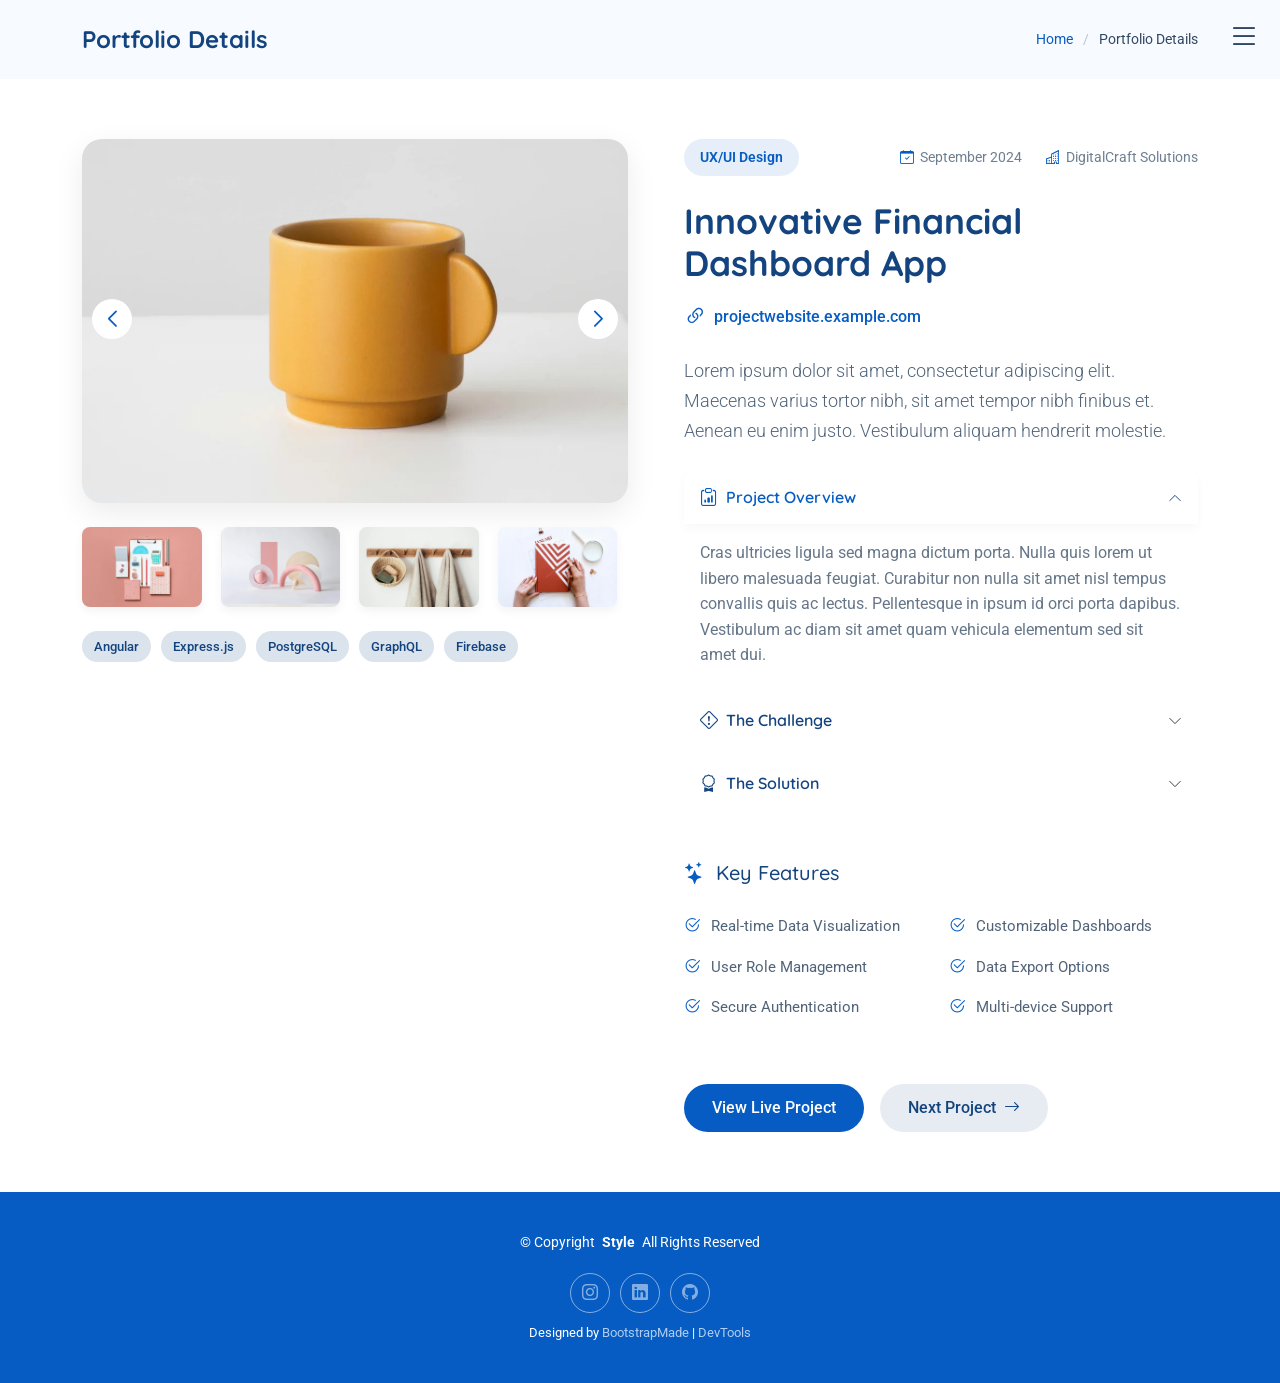
<file: portfolio-details.html>
<!DOCTYPE html>
<html lang="en">

<head>
  <meta charset="utf-8">
  <meta content="width=device-width, initial-scale=1.0" name="viewport">
  <title>Portfolio Details - Style Bootstrap Template</title>
  <meta name="description" content="">
  <meta name="keywords" content="">

  <!-- Favicons -->
  <link rel="apple-touch-icon" sizes="180x180" href="assets/img/favicon_io/apple-touch-icon.png">
  <link rel="icon" type="image/png" sizes="32x32" href="assets/img/favicon_io/favicon-32x32.png">
  <link rel="icon" type="image/png" sizes="16x16" href="assets/img/favicon_io/favicon-16x16.png">
  <link rel="manifest" href="/site.webmanifest">

  <!-- Fonts -->
  <link href="https://fonts.googleapis.com" rel="preconnect">
  <link href="https://fonts.gstatic.com" rel="preconnect" crossorigin>
  <link href="https://fonts.googleapis.com/css2?family=Roboto:ital,wght@0,100;0,300;0,400;0,500;0,700;0,900;1,100;1,300;1,400;1,500;1,700;1,900&family=Open+Sans:ital,wght@0,300;0,400;0,500;0,600;0,700;0,800;1,300;1,400;1,500;1,600;1,700;1,800&family=Quicksand:wght@300;400;500;600;700&display=swap" rel="stylesheet">

  <!-- Vendor CSS Files -->
  <link href="assets/vendor/bootstrap/css/bootstrap.min.css" rel="stylesheet">
  <link href="assets/vendor/bootstrap-icons/bootstrap-icons.css" rel="stylesheet">
  <link href="assets/vendor/aos/aos.css" rel="stylesheet">
  <link href="assets/vendor/glightbox/css/glightbox.min.css" rel="stylesheet">
  <link href="assets/vendor/swiper/swiper-bundle.min.css" rel="stylesheet">

  <!-- Main CSS File -->
  <link href="assets/css/main.css" rel="stylesheet">

  <!-- =======================================================
  * Template Name: Style
  * Template URL: https://bootstrapmade.com/style-bootstrap-portfolio-template/
  * Updated: Jul 02 2025 with Bootstrap v5.3.7
  * Author: BootstrapMade.com
  * License: https://bootstrapmade.com/license/
  ======================================================== -->
</head>

<body class="portfolio-details-page">

  <header id="header" class="header d-flex align-items-center fixed-top">
     <div class="container-fluid position-relative d-flex align-items-center justify-content-between">

      <a href="index.html" class="logo d-flex align-items-center">
        <!-- Uncomment the line below if you also wish to use an image logo -->
        <!-- <img src="assets/img/logo.webp" alt=""> -->
        <!-- Uncomment the line below if you also wish to use an text logo -->
        <!-- <h1 class="sitename">Style</h1>  -->
      </a>

      <nav id="navmenu" class="navmenu">

        <div class="profile-img">
          <img src="assets/img/profile/profile-2.webp" alt="" class="img-fluid rounded-circle">
        </div>

        <a href="index.html" class="logo d-flex align-items-center justify-content-center active">
          <!-- Uncomment the line below if you also wish to use an image logo -->
          <!-- <img src="assets/img/logo.webp" alt=""> -->
          <h1 class="sitename">M Furqon Huwaidy</h1>
        </a>

        <ul>
          <li><a href="index.html#hero">Home</a></li>
          <li><a href="index.html#about">About</a></li>
          <li><a href="index.html#resume">Resume</a></li>
          <li><a href="index.html#portfolio">Portfolio</a></li>
          <li><a href="index.html#contact">Contact</a></li>
        </ul>
        <i class="mobile-nav-toggle d-xl-none bi bi-list"></i>
      </nav>

    </div>
  </header>

  <main class="main">

    <!-- Page Title -->
    <div class="page-title light-background">
      <div class="container d-lg-flex justify-content-between align-items-center">
        <h1 class="mb-2 mb-lg-0">Portfolio Details</h1>
        <nav class="breadcrumbs">
          <ol>
            <li><a href="index.html">Home</a></li>
            <li class="current">Portfolio Details</li>
          </ol>
        </nav>
      </div>
    </div><!-- End Page Title -->

    <!-- Portfolio Details Section -->
    <section id="portfolio-details" class="portfolio-details section">

      <div class="container" data-aos="fade-up" data-aos-delay="100">

        <div class="row gy-4">
          <div class="col-lg-6" data-aos="fade-right">
            <div class="portfolio-details-media">
              <div class="main-image">
                <div class="portfolio-details-slider swiper init-swiper" data-aos="zoom-in">
                  <script type="application/json" class="swiper-config">
                    {
                      "loop": true,
                      "speed": 1000,
                      "autoplay": {
                        "delay": 6000
                      },
                      "effect": "creative",
                      "creativeEffect": {
                        "prev": {
                          "shadow": true,
                          "translate": [0, 0, -400]
                        },
                        "next": {
                          "translate": ["100%", 0, 0]
                        }
                      },
                      "slidesPerView": 1,
                      "navigation": {
                        "nextEl": ".swiper-button-next",
                        "prevEl": ".swiper-button-prev"
                      }
                    }
                  </script>
                  <div class="swiper-wrapper">
                    <div class="swiper-slide">
                      <img src="assets/img/portfolio/portfolio-5.webp" alt="Portfolio Image" class="img-fluid">
                    </div>
                    <div class="swiper-slide">
                      <img src="assets/img/portfolio/portfolio-7.webp" alt="Portfolio Image" class="img-fluid">
                    </div>
                    <div class="swiper-slide">
                      <img src="assets/img/portfolio/portfolio-8.webp" alt="Portfolio Image" class="img-fluid">
                    </div>
                  </div>
                  <div class="swiper-button-prev"></div>
                  <div class="swiper-button-next"></div>
                </div>
              </div>

              <div class="thumbnail-grid" data-aos="fade-up" data-aos-delay="200">
                <div class="row g-2 mt-3">
                  <div class="col-3">
                    <img src="assets/img/portfolio/portfolio-4.webp" alt="Gallery Image" class="img-fluid glightbox">
                  </div>
                  <div class="col-3">
                    <img src="assets/img/portfolio/portfolio-6.webp" alt="Gallery Image" class="img-fluid glightbox">
                  </div>
                  <div class="col-3">
                    <img src="assets/img/portfolio/portfolio-11.webp" alt="Gallery Image" class="img-fluid glightbox">
                  </div>
                  <div class="col-3">
                    <img src="assets/img/portfolio/portfolio-12.webp" alt="Gallery Image" class="img-fluid glightbox">
                  </div>
                </div>
              </div>

              <div class="tech-stack-badges" data-aos="fade-up" data-aos-delay="300">
                <span>Angular</span>
                <span>Express.js</span>
                <span>PostgreSQL</span>
                <span>GraphQL</span>
                <span>Firebase</span>
              </div>
            </div>
          </div>

          <div class="col-lg-6" data-aos="fade-left">
            <div class="portfolio-details-content">
              <div class="project-meta">
                <div class="badge-wrapper">
                  <span class="project-badge">UX/UI Design</span>
                </div>
                <div class="date-client">
                  <div class="meta-item">
                    <i class="bi bi-calendar-check"></i>
                    <span>September 2024</span>
                  </div>
                  <div class="meta-item">
                    <i class="bi bi-buildings"></i>
                    <span>DigitalCraft Solutions</span>
                  </div>
                </div>
              </div>

              <h2 class="project-title">Innovative Financial Dashboard App</h2>

              <div class="project-website">
                <i class="bi bi-link-45deg"></i>
                <a href="#" target="_blank">projectwebsite.example.com</a>
              </div>

              <div class="project-overview">
                <p class="lead">
                  Lorem ipsum dolor sit amet, consectetur adipiscing elit. Maecenas varius tortor nibh, sit amet tempor nibh finibus et. Aenean eu enim justo. Vestibulum aliquam hendrerit molestie.
                </p>

                <div class="accordion project-accordion" id="portfolio-details-projectAccordion">
                  <div class="accordion-item" data-aos="fade-up">
                    <h2 class="accordion-header">
                      <button class="accordion-button" type="button" data-bs-toggle="collapse" data-bs-target="#portfolio-details-collapse-1" aria-expanded="true" aria-controls="collapseOne">
                        <i class="bi bi-clipboard-data me-2"></i> Project Overview
                      </button>
                    </h2>
                    <div id="portfolio-details-collapse-1" class="accordion-collapse collapse show" data-bs-parent="#portfolio-details-projectAccordion">
                      <div class="accordion-body">
                        <p>Cras ultricies ligula sed magna dictum porta. Nulla quis lorem ut libero malesuada feugiat. Curabitur non nulla sit amet nisl tempus convallis quis ac lectus. Pellentesque in ipsum id orci porta dapibus. Vestibulum ac diam sit amet quam vehicula elementum sed sit amet dui.</p>
                      </div>
                    </div>
                  </div>

                  <div class="accordion-item" data-aos="fade-up" data-aos-delay="100">
                    <h2 class="accordion-header">
                      <button class="accordion-button collapsed" type="button" data-bs-toggle="collapse" data-bs-target="#portfolio-details-collapse-2" aria-expanded="false" aria-controls="collapseTwo">
                        <i class="bi bi-exclamation-diamond me-2"></i> The Challenge
                      </button>
                    </h2>
                    <div id="portfolio-details-collapse-2" class="accordion-collapse collapse" data-bs-parent="#portfolio-details-projectAccordion">
                      <div class="accordion-body">
                        <p>Mauris blandit aliquet elit, eget tincidunt nibh pulvinar a. Vivamus suscipit tortor eget felis porttitor volutpat. Curabitur aliquet quam id dui posuere blandit. Praesent sapien massa, convallis a pellentesque nec, egestas non nisi. Sed porttitor lectus nibh.</p>
                      </div>
                    </div>
                  </div>

                  <div class="accordion-item" data-aos="fade-up" data-aos-delay="200">
                    <h2 class="accordion-header">
                      <button class="accordion-button collapsed" type="button" data-bs-toggle="collapse" data-bs-target="#portfolio-details-collapse-3" aria-expanded="false" aria-controls="collapseThree">
                        <i class="bi bi-award me-2"></i> The Solution
                      </button>
                    </h2>
                    <div id="portfolio-details-collapse-3" class="accordion-collapse collapse" data-bs-parent="#portfolio-details-projectAccordion">
                      <div class="accordion-body">
                        <p>Donec sollicitudin molestie malesuada. Curabitur arcu erat, accumsan id imperdiet et, porttitor at sem. Vestibulum ante ipsum primis in faucibus orci luctus et ultrices posuere cubilia Curae; Donec velit neque, auctor sit amet aliquam vel, ullamcorper sit amet ligula.</p>
                      </div>
                    </div>
                  </div>
                </div>
              </div>

              <div class="project-features" data-aos="fade-up" data-aos-delay="300">
                <h3><i class="bi bi-stars"></i> Key Features</h3>
                <div class="row g-3">
                  <div class="col-md-6">
                    <ul class="feature-list">
                      <li><i class="bi bi-check2-circle"></i> Real-time Data Visualization</li>
                      <li><i class="bi bi-check2-circle"></i> User Role Management</li>
                      <li><i class="bi bi-check2-circle"></i> Secure Authentication</li>
                    </ul>
                  </div>
                  <div class="col-md-6">
                    <ul class="feature-list">
                      <li><i class="bi bi-check2-circle"></i> Customizable Dashboards</li>
                      <li><i class="bi bi-check2-circle"></i> Data Export Options</li>
                      <li><i class="bi bi-check2-circle"></i> Multi-device Support</li>
                    </ul>
                  </div>
                </div>
              </div>

              <div class="cta-buttons" data-aos="fade-up" data-aos-delay="400">
                <a href="#" class="btn-view-project">View Live Project</a>
                <a href="#" class="btn-next-project">Next Project <i class="bi bi-arrow-right"></i></a>
              </div>
            </div>
          </div>
        </div>

      </div>

    </section><!-- /Portfolio Details Section -->

  </main>

  <footer id="footer" class="footer dark-background">

    <div class="container">
      <div class="copyright text-center ">
        <p>© <span>Copyright</span> <strong class="px-1 sitename">Style</strong> <span>All Rights Reserved</span></p>
      </div>
      <div class="social-links d-flex justify-content-center">
        <a href="https://www.instagram.com/furqon_1728/" target="_blank"><i class="bi bi-instagram"></i></a>
        <a href="https://www.linkedin.com/in/mfurqonhuwaidy" target="_blank"><i class="bi bi-linkedin"></i></a>
        <a href="https://github.com/furqon1728" target="_blank"><i class="bi bi-github"></i></a>
      </div>
      <div class="credits">
        <!-- All the links in the footer should remain intact. -->
        <!-- You can delete the links only if you've purchased the pro version. -->
        <!-- Licensing information: https://bootstrapmade.com/license/ -->
        <!-- Purchase the pro version with working PHP/AJAX contact form: [buy-url] -->
        Designed by <a href="https://bootstrapmade.com/">BootstrapMade</a> | <a href="https://bootstrapmade.com/tools/">DevTools</a>
      </div>
    </div>

  </footer>

  <!-- Scroll Top -->
  <a href="#" id="scroll-top" class="scroll-top d-flex align-items-center justify-content-center"><i class="bi bi-arrow-up-short"></i></a>

  <!-- Vendor JS Files -->
  <script src="assets/vendor/bootstrap/js/bootstrap.bundle.min.js"></script>
  <script src="assets/vendor/php-email-form/validate.js"></script>
  <script src="assets/vendor/aos/aos.js"></script>
  <script src="assets/vendor/purecounter/purecounter_vanilla.js"></script>
  <script src="assets/vendor/typed.js/typed.umd.js"></script>
  <script src="assets/vendor/waypoints/noframework.waypoints.js"></script>
  <script src="assets/vendor/glightbox/js/glightbox.min.js"></script>
  <script src="assets/vendor/imagesloaded/imagesloaded.pkgd.min.js"></script>
  <script src="assets/vendor/isotope-layout/isotope.pkgd.min.js"></script>
  <script src="assets/vendor/swiper/swiper-bundle.min.js"></script>

  <!-- Main JS File -->
  <script src="assets/js/main.js"></script>

</body>

</html>
</file>
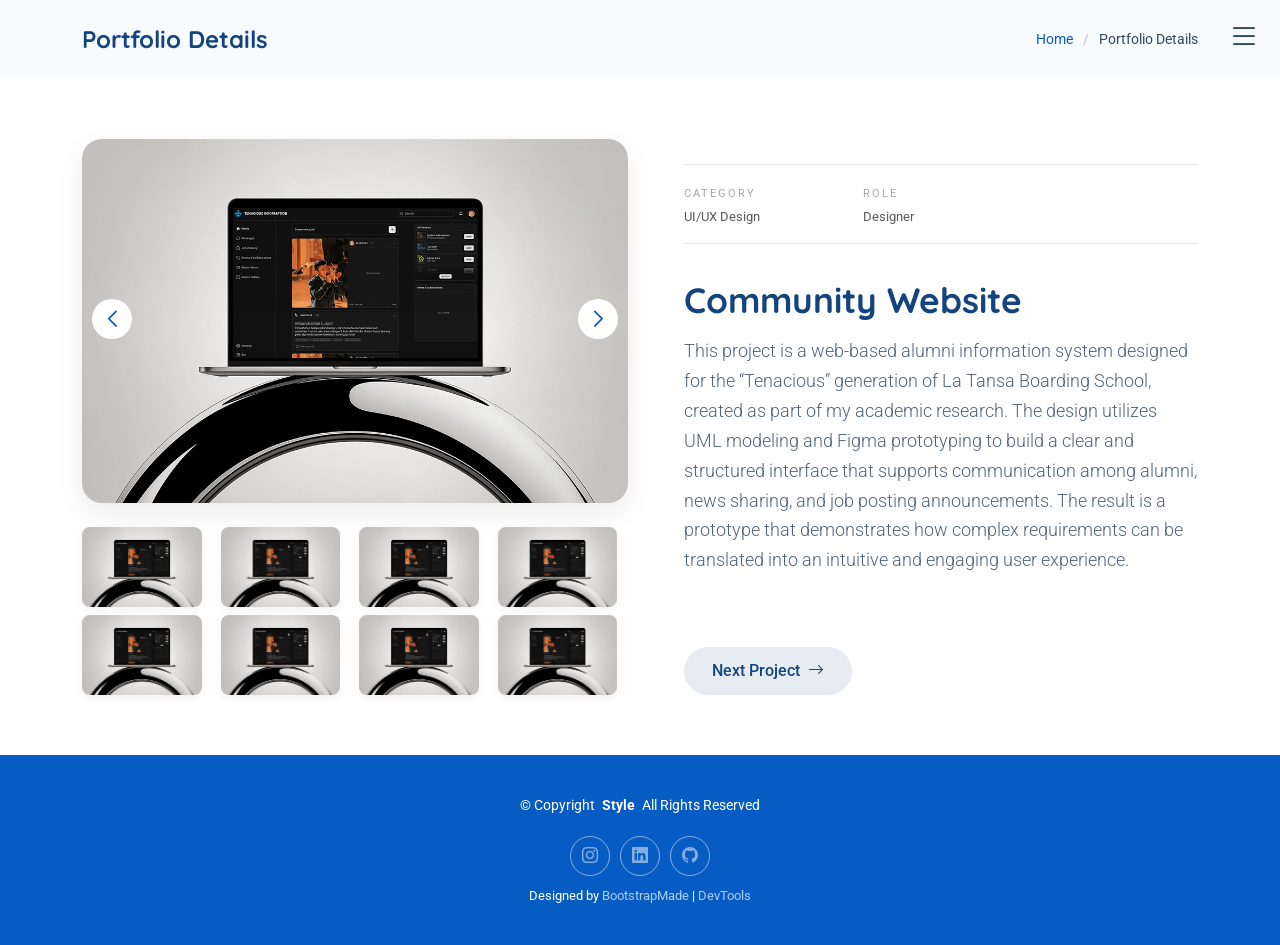
<file: portfolio-details1.html>
<!DOCTYPE html>
<html lang="en">

<head>
  <meta charset="utf-8">
  <meta content="width=device-width, initial-scale=1.0" name="viewport">
  <title>Portfolio Details - Style Bootstrap Template</title>
  <meta name="description" content="">
  <meta name="keywords" content="">

  <!-- Favicons -->
  <link rel="apple-touch-icon" sizes="180x180" href="assets/img/favicon_io/apple-touch-icon.png">
  <link rel="icon" type="image/png" sizes="32x32" href="assets/img/favicon_io/favicon-32x32.png">
  <link rel="icon" type="image/png" sizes="16x16" href="assets/img/favicon_io/favicon-16x16.png">
  <link rel="manifest" href="/site.webmanifest">

  <!-- Fonts -->
  <link href="https://fonts.googleapis.com" rel="preconnect">
  <link href="https://fonts.gstatic.com" rel="preconnect" crossorigin>
  <link href="https://fonts.googleapis.com/css2?family=Roboto:ital,wght@0,100;0,300;0,400;0,500;0,700;0,900;1,100;1,300;1,400;1,500;1,700;1,900&family=Open+Sans:ital,wght@0,300;0,400;0,500;0,600;0,700;0,800;1,300;1,400;1,500;1,600;1,700;1,800&family=Quicksand:wght@300;400;500;600;700&display=swap" rel="stylesheet">

  <!-- Vendor CSS Files -->
  <link href="assets/vendor/bootstrap/css/bootstrap.min.css" rel="stylesheet">
  <link href="assets/vendor/bootstrap-icons/bootstrap-icons.css" rel="stylesheet">
  <link href="assets/vendor/aos/aos.css" rel="stylesheet">
  <link href="assets/vendor/glightbox/css/glightbox.min.css" rel="stylesheet">
  <link href="assets/vendor/swiper/swiper-bundle.min.css" rel="stylesheet">

  <!-- Main CSS File -->
  <link href="assets/css/main.css" rel="stylesheet">

  <!-- =======================================================
  * Template Name: Style
  * Template URL: https://bootstrapmade.com/style-bootstrap-portfolio-template/
  * Updated: Jul 02 2025 with Bootstrap v5.3.7
  * Author: BootstrapMade.com
  * License: https://bootstrapmade.com/license/
  ======================================================== -->
</head>

<body class="portfolio-details-page">

  <header id="header" class="header d-flex align-items-center fixed-top">
     <div class="container-fluid position-relative d-flex align-items-center justify-content-between">

      <a href="index.html" class="logo d-flex align-items-center">
        <!-- Uncomment the line below if you also wish to use an image logo -->
        <!-- <img src="assets/img/logo.webp" alt=""> -->
        <!-- Uncomment the line below if you also wish to use an text logo -->
        <!-- <h1 class="sitename">Style</h1>  -->
      </a>

      <nav id="navmenu" class="navmenu">

        <div class="profile-img">
          <img src="assets/img/profile/profile-2.webp" alt="" class="img-fluid rounded-circle">
        </div>

        <a href="index.html" class="logo d-flex align-items-center justify-content-center active">
          <!-- Uncomment the line below if you also wish to use an image logo -->
          <!-- <img src="assets/img/logo.webp" alt=""> -->
          <h1 class="sitename">M Furqon Huwaidy</h1>
        </a>

        <ul>
          <li><a href="index.html#hero">Home</a></li>
          <li><a href="index.html#about">About</a></li>
          <li><a href="index.html#resume">Resume</a></li>
          <li><a href="index.html#portfolio">Portfolio</a></li>
          <li><a href="index.html#contact">Contact</a></li>
        </ul>
        <i class="mobile-nav-toggle d-xl-none bi bi-list"></i>
      </nav>

    </div>
  </header>

  <main class="main">

    <!-- Page Title -->
    <div class="page-title light-background">
      <div class="container d-lg-flex justify-content-between align-items-center">
        <h1 class="mb-2 mb-lg-0">Portfolio Details</h1>
        <nav class="breadcrumbs">
          <ol>
            <li><a href="index.html">Home</a></li>
            <li class="current">Portfolio Details</li>
          </ol>
        </nav>
      </div>
    </div><!-- End Page Title -->

    <!-- Portfolio Details Section -->
    <section id="portfolio-details" class="portfolio-details section">

      <div class="container" data-aos="fade-up" data-aos-delay="100">

        <div class="row gy-4">
          <div class="col-lg-6" data-aos="fade-right">
            <div class="portfolio-details-media">
              <div class="main-image">
                <div class="portfolio-details-slider swiper init-swiper" data-aos="zoom-in">
                  <script type="application/json" class="swiper-config">
                    {
                      "loop": true,
                      "speed": 1000,
                      "autoplay": {
                        "delay": 6000
                      },
                      "effect": "creative",
                      "creativeEffect": {
                        "prev": {
                          "shadow": true,
                          "translate": [0, 0, -400]
                        },
                        "next": {
                          "translate": ["100%", 0, 0]
                        }
                      },
                      "slidesPerView": 1,
                      "navigation": {
                        "nextEl": ".swiper-button-next",
                        "prevEl": ".swiper-button-prev"
                      }
                    }
                  </script>
                  <div class="swiper-wrapper">
                    <div class="swiper-slide">
                      <img src="assets/img/portfolio/thumb/sialumni-thumb.webp" alt="Portfolio Image" class="img-fluid">
                    </div>
                    <div class="swiper-slide">
                      <img src="assets/img/portfolio/thumb/sialumni-thumb.webp" alt="Portfolio Image" class="img-fluid">
                    </div>
                  </div>
                  <div class="swiper-button-prev"></div>
                  <div class="swiper-button-next"></div>
                </div>
              </div>

              <div class="thumbnail-grid" data-aos="fade-up" data-aos-delay="200">
                <div class="row g-2 mt-3">
                  <div class="col-3">
                    <img src="assets/img/portfolio/thumb/sialumni-thumb.webp" alt="Gallery Image" class="img-fluid glightbox">
                  </div>
                  <div class="col-3">
                    <img src="assets/img/portfolio/thumb/sialumni-thumb.webp" alt="Gallery Image" class="img-fluid glightbox">
                  </div>
                  <div class="col-3">
                    <img src="assets/img/portfolio/thumb/sialumni-thumb.webp" alt="Gallery Image" class="img-fluid glightbox">
                  </div>
                  <div class="col-3">
                    <img src="assets/img/portfolio/thumb/sialumni-thumb.webp" alt="Gallery Image" class="img-fluid glightbox">
                  </div>
                  <div class="col-3">
                    <img src="assets/img/portfolio/thumb/sialumni-thumb.webp" alt="Gallery Image" class="img-fluid glightbox">
                  </div>
                  <div class="col-3">
                    <img src="assets/img/portfolio/thumb/sialumni-thumb.webp" alt="Gallery Image" class="img-fluid glightbox">
                  </div>
                  <div class="col-3">
                    <img src="assets/img/portfolio/thumb/sialumni-thumb.webp" alt="Gallery Image" class="img-fluid glightbox">
                  </div>
                  <div class="col-3">
                    <img src="assets/img/portfolio/thumb/sialumni-thumb.webp" alt="Gallery Image" class="img-fluid glightbox">
                  </div>
                </div>
              </div>

            </div>
          </div>

          <div class="col-lg-6" data-aos="fade-left">
            <div class="portfolio-details-content">
              <div class="project-meta-minimal">
                <div class="row text-start">
                  <div class="col-md-4">
                    <small class="meta-label">CATEGORY</small><br>
                    <span class="meta-value">UI/UX Design</span>
                  </div>
                  <div class="col-md-4">
                    <small class="meta-label">ROLE</small><br>
                    <span class="meta-value">Designer</span>
                  </div>
                  <!-- <div class="col-md-4">
                    <small class="meta-label">COLLABORATORS</small><br>
                    <span class="meta-value">UX UI Design</span>
                  </div> -->
                </div>
              </div>


              <h2 class="project-title" style="padding-top: 10px;">Community Website</h2>

              <!-- <div class="project-website">
                <i class="bi bi-link-45deg"></i>
                <a href="#" target="_blank">projectwebsite.example.com</a>
              </div> -->

              <div class="project-overview">
                <p class="lead">
                  This project is a web-based alumni information system designed for the “Tenacious” generation of La Tansa Boarding School, created as part of my academic research. The design utilizes UML modeling and Figma prototyping to build a clear and structured interface that supports communication among alumni, news sharing, and job posting announcements. The result is a prototype that demonstrates how complex requirements can be translated into an intuitive and engaging user experience.
                </p>
              </div>

              <div class="cta-buttons" data-aos="fade-up" data-aos-delay="400">
                <!-- <a href="#" class="btn-view-project">View Live Project</a> -->
                <a href="portfolio-details2.html" class="btn-next-project">Next Project <i class="bi bi-arrow-right"></i></a>
              </div>
            </div>
          </div>
        </div>

      </div>

    </section><!-- /Portfolio Details Section -->

  </main>

  <footer id="footer" class="footer dark-background">

    <div class="container">
      <div class="copyright text-center ">
        <p>© <span>Copyright</span> <strong class="px-1 sitename">Style</strong> <span>All Rights Reserved</span></p>
      </div>
      <div class="social-links d-flex justify-content-center">
        <a href="https://www.instagram.com/furqon_1728/" target="_blank"><i class="bi bi-instagram"></i></a>
        <a href="https://www.linkedin.com/in/mfurqonhuwaidy" target="_blank"><i class="bi bi-linkedin"></i></a>
        <a href="https://github.com/furqon1728" target="_blank"><i class="bi bi-github"></i></a>
      </div>
      <div class="credits">
        <!-- All the links in the footer should remain intact. -->
        <!-- You can delete the links only if you've purchased the pro version. -->
        <!-- Licensing information: https://bootstrapmade.com/license/ -->
        <!-- Purchase the pro version with working PHP/AJAX contact form: [buy-url] -->
        Designed by <a href="https://bootstrapmade.com/">BootstrapMade</a> | <a href="https://bootstrapmade.com/tools/">DevTools</a>
      </div>
    </div>

  </footer>

  <!-- Scroll Top -->
  <a href="#" id="scroll-top" class="scroll-top d-flex align-items-center justify-content-center"><i class="bi bi-arrow-up-short"></i></a>

  <!-- Vendor JS Files -->
  <script src="assets/vendor/bootstrap/js/bootstrap.bundle.min.js"></script>
  <script src="assets/vendor/php-email-form/validate.js"></script>
  <script src="assets/vendor/aos/aos.js"></script>
  <script src="assets/vendor/purecounter/purecounter_vanilla.js"></script>
  <script src="assets/vendor/typed.js/typed.umd.js"></script>
  <script src="assets/vendor/waypoints/noframework.waypoints.js"></script>
  <script src="assets/vendor/glightbox/js/glightbox.min.js"></script>
  <script src="assets/vendor/imagesloaded/imagesloaded.pkgd.min.js"></script>
  <script src="assets/vendor/isotope-layout/isotope.pkgd.min.js"></script>
  <script src="assets/vendor/swiper/swiper-bundle.min.js"></script>

  <!-- Main JS File -->
  <script src="assets/js/main.js"></script>

</body>

</html>
</file>
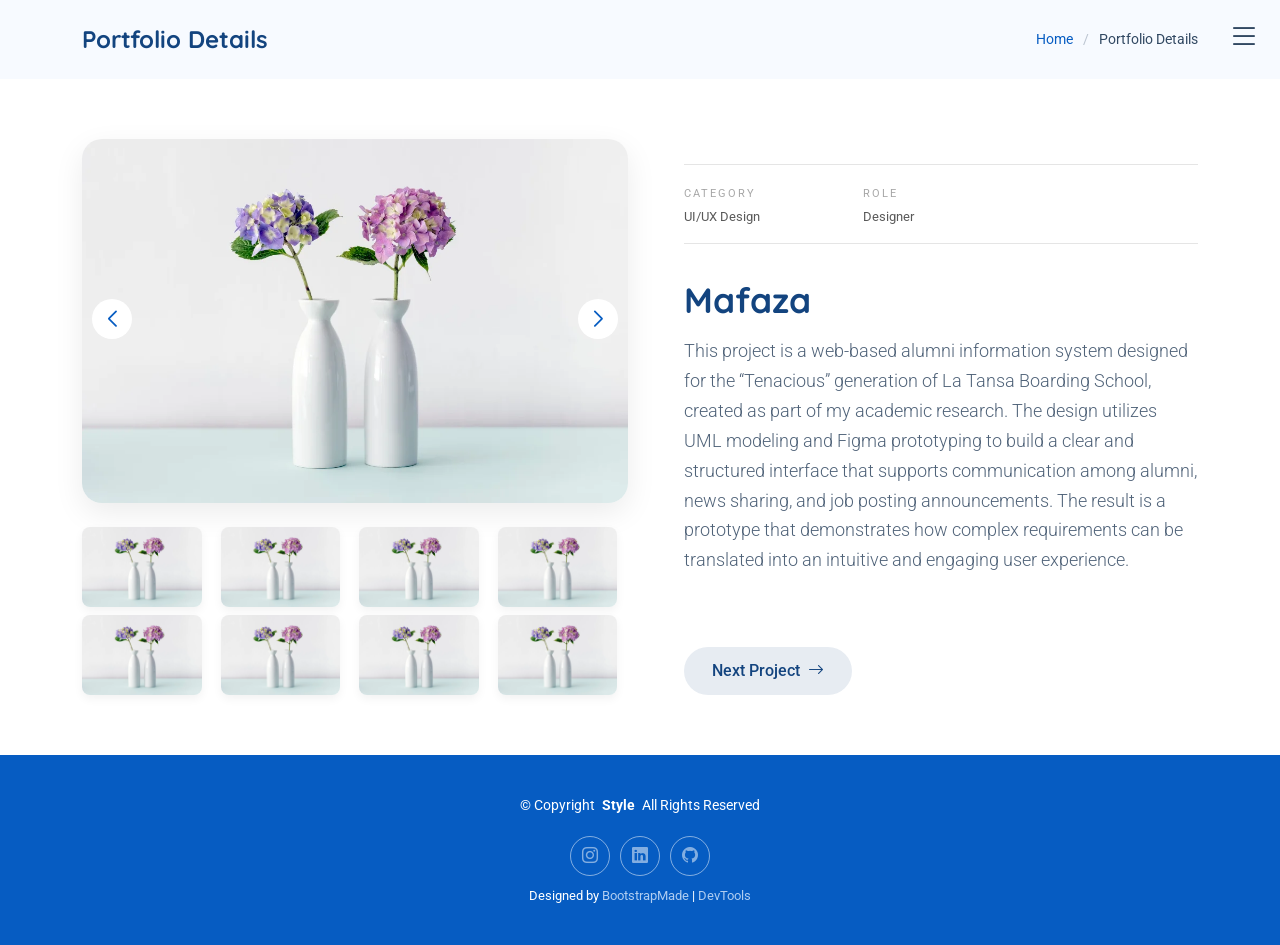
<file: portfolio-details2.html>
<!DOCTYPE html>
<html lang="en">

<head>
  <meta charset="utf-8">
  <meta content="width=device-width, initial-scale=1.0" name="viewport">
  <title>Portfolio Details - Style Bootstrap Template</title>
  <meta name="description" content="">
  <meta name="keywords" content="">

  <!-- Favicons -->
  <link rel="apple-touch-icon" sizes="180x180" href="assets/img/favicon_io/apple-touch-icon.png">
  <link rel="icon" type="image/png" sizes="32x32" href="assets/img/favicon_io/favicon-32x32.png">
  <link rel="icon" type="image/png" sizes="16x16" href="assets/img/favicon_io/favicon-16x16.png">
  <link rel="manifest" href="/site.webmanifest">

  <!-- Fonts -->
  <link href="https://fonts.googleapis.com" rel="preconnect">
  <link href="https://fonts.gstatic.com" rel="preconnect" crossorigin>
  <link href="https://fonts.googleapis.com/css2?family=Roboto:ital,wght@0,100;0,300;0,400;0,500;0,700;0,900;1,100;1,300;1,400;1,500;1,700;1,900&family=Open+Sans:ital,wght@0,300;0,400;0,500;0,600;0,700;0,800;1,300;1,400;1,500;1,600;1,700;1,800&family=Quicksand:wght@300;400;500;600;700&display=swap" rel="stylesheet">

  <!-- Vendor CSS Files -->
  <link href="assets/vendor/bootstrap/css/bootstrap.min.css" rel="stylesheet">
  <link href="assets/vendor/bootstrap-icons/bootstrap-icons.css" rel="stylesheet">
  <link href="assets/vendor/aos/aos.css" rel="stylesheet">
  <link href="assets/vendor/glightbox/css/glightbox.min.css" rel="stylesheet">
  <link href="assets/vendor/swiper/swiper-bundle.min.css" rel="stylesheet">

  <!-- Main CSS File -->
  <link href="assets/css/main.css" rel="stylesheet">

  <!-- =======================================================
  * Template Name: Style
  * Template URL: https://bootstrapmade.com/style-bootstrap-portfolio-template/
  * Updated: Jul 02 2025 with Bootstrap v5.3.7
  * Author: BootstrapMade.com
  * License: https://bootstrapmade.com/license/
  ======================================================== -->
</head>

<body class="portfolio-details-page">

  <header id="header" class="header d-flex align-items-center fixed-top">
     <div class="container-fluid position-relative d-flex align-items-center justify-content-between">

      <a href="index.html" class="logo d-flex align-items-center">
        <!-- Uncomment the line below if you also wish to use an image logo -->
        <!-- <img src="assets/img/logo.webp" alt=""> -->
        <!-- Uncomment the line below if you also wish to use an text logo -->
        <!-- <h1 class="sitename">Style</h1>  -->
      </a>

      <nav id="navmenu" class="navmenu">

        <div class="profile-img">
          <img src="assets/img/profile/profile-2.webp" alt="" class="img-fluid rounded-circle">
        </div>

        <a href="index.html" class="logo d-flex align-items-center justify-content-center active">
          <!-- Uncomment the line below if you also wish to use an image logo -->
          <!-- <img src="assets/img/logo.webp" alt=""> -->
          <h1 class="sitename">M Furqon Huwaidy</h1>
        </a>

        <ul>
          <li><a href="index.html#hero">Home</a></li>
          <li><a href="index.html#about">About</a></li>
          <li><a href="index.html#resume">Resume</a></li>
          <li><a href="index.html#portfolio">Portfolio</a></li>
          <li><a href="index.html#contact">Contact</a></li>
        </ul>
        <i class="mobile-nav-toggle d-xl-none bi bi-list"></i>
      </nav>

    </div>
  </header>

  <main class="main">

    <!-- Page Title -->
    <div class="page-title light-background">
      <div class="container d-lg-flex justify-content-between align-items-center">
        <h1 class="mb-2 mb-lg-0">Portfolio Details</h1>
        <nav class="breadcrumbs">
          <ol>
            <li><a href="index.html">Home</a></li>
            <li class="current">Portfolio Details</li>
          </ol>
        </nav>
      </div>
    </div><!-- End Page Title -->

    <!-- Portfolio Details Section -->
    <section id="portfolio-details" class="portfolio-details section">

      <div class="container" data-aos="fade-up" data-aos-delay="100">

        <div class="row gy-4">
          <div class="col-lg-6" data-aos="fade-right">
            <div class="portfolio-details-media">
              <div class="main-image">
                <div class="portfolio-details-slider swiper init-swiper" data-aos="zoom-in">
                  <script type="application/json" class="swiper-config">
                    {
                      "loop": true,
                      "speed": 1000,
                      "autoplay": {
                        "delay": 6000
                      },
                      "effect": "creative",
                      "creativeEffect": {
                        "prev": {
                          "shadow": true,
                          "translate": [0, 0, -400]
                        },
                        "next": {
                          "translate": ["100%", 0, 0]
                        }
                      },
                      "slidesPerView": 1,
                      "navigation": {
                        "nextEl": ".swiper-button-next",
                        "prevEl": ".swiper-button-prev"
                      }
                    }
                  </script>
                  <div class="swiper-wrapper">
                    <div class="swiper-slide">
                      <img src="assets/img/portfolio/portfolio-10.webp" alt="Portfolio Image" class="img-fluid">
                    </div>
                    <div class="swiper-slide">
                      <img src="assets/img/portfolio/portfolio-10.webp" alt="Portfolio Image" class="img-fluid">
                    </div>
                  </div>
                  <div class="swiper-button-prev"></div>
                  <div class="swiper-button-next"></div>
                </div>
              </div>

              <div class="thumbnail-grid" data-aos="fade-up" data-aos-delay="200">
                <div class="row g-2 mt-3">
                  <div class="col-3">
                    <img src="assets/img/portfolio/portfolio-10.webp" alt="Gallery Image" class="img-fluid glightbox">
                  </div>
                  <div class="col-3">
                    <img src="assets/img/portfolio/portfolio-10.webp" alt="Gallery Image" class="img-fluid glightbox">
                  </div>
                  <div class="col-3">
                    <img src="assets/img/portfolio/portfolio-10.webp" alt="Gallery Image" class="img-fluid glightbox">
                  </div>
                  <div class="col-3">
                    <img src="assets/img/portfolio/portfolio-10.webp" alt="Gallery Image" class="img-fluid glightbox">
                  </div>
                  <div class="col-3">
                    <img src="assets/img/portfolio/portfolio-10.webp" alt="Gallery Image" class="img-fluid glightbox">
                  </div>
                  <div class="col-3">
                    <img src="assets/img/portfolio/portfolio-10.webp" alt="Gallery Image" class="img-fluid glightbox">
                  </div>
                  <div class="col-3">
                    <img src="assets/img/portfolio/portfolio-10.webp" alt="Gallery Image" class="img-fluid glightbox">
                  </div>
                  <div class="col-3">
                    <img src="assets/img/portfolio/portfolio-10.webp" alt="Gallery Image" class="img-fluid glightbox">
                  </div>
                </div>
              </div>

            </div>
          </div>

          <div class="col-lg-6" data-aos="fade-left">
            <div class="portfolio-details-content">
              <div class="project-meta-minimal">
                <div class="row text-start">
                  <div class="col-md-4">
                    <small class="meta-label">CATEGORY</small><br>
                    <span class="meta-value">UI/UX Design</span>
                  </div>
                  <div class="col-md-4">
                    <small class="meta-label">ROLE</small><br>
                    <span class="meta-value">Designer</span>
                  </div>
                  <!-- <div class="col-md-4">
                    <small class="meta-label">COLLABORATORS</small><br>
                    <span class="meta-value">UX UI Design</span>
                  </div> -->
                </div>
              </div>


              <h2 class="project-title" style="padding-top: 10px;">Mafaza</h2>

              <!-- <div class="project-website">
                <i class="bi bi-link-45deg"></i>
                <a href="#" target="_blank">projectwebsite.example.com</a>
              </div> -->

              <div class="project-overview">
                <p class="lead">
                  This project is a web-based alumni information system designed for the “Tenacious” generation of La Tansa Boarding School, created as part of my academic research. The design utilizes UML modeling and Figma prototyping to build a clear and structured interface that supports communication among alumni, news sharing, and job posting announcements. The result is a prototype that demonstrates how complex requirements can be translated into an intuitive and engaging user experience.
                </p>
              </div>

              <div class="cta-buttons" data-aos="fade-up" data-aos-delay="400">
                <!-- <a href="#" class="btn-view-project">View Live Project</a> -->
                <a href="#" class="btn-next-project">Next Project <i class="bi bi-arrow-right"></i></a>
              </div>
            </div>
          </div>
        </div>

      </div>

    </section><!-- /Portfolio Details Section -->

  </main>

  <footer id="footer" class="footer dark-background">

    <div class="container">
      <div class="copyright text-center ">
        <p>© <span>Copyright</span> <strong class="px-1 sitename">Style</strong> <span>All Rights Reserved</span></p>
      </div>
      <div class="social-links d-flex justify-content-center">
        <a href="https://www.instagram.com/furqon_1728/" target="_blank"><i class="bi bi-instagram"></i></a>
        <a href="https://www.linkedin.com/in/mfurqonhuwaidy" target="_blank"><i class="bi bi-linkedin"></i></a>
        <a href="https://github.com/furqon1728" target="_blank"><i class="bi bi-github"></i></a>
      </div>
      <div class="credits">
        <!-- All the links in the footer should remain intact. -->
        <!-- You can delete the links only if you've purchased the pro version. -->
        <!-- Licensing information: https://bootstrapmade.com/license/ -->
        <!-- Purchase the pro version with working PHP/AJAX contact form: [buy-url] -->
        Designed by <a href="https://bootstrapmade.com/">BootstrapMade</a> | <a href="https://bootstrapmade.com/tools/">DevTools</a>
      </div>
    </div>

  </footer>

  <!-- Scroll Top -->
  <a href="#" id="scroll-top" class="scroll-top d-flex align-items-center justify-content-center"><i class="bi bi-arrow-up-short"></i></a>

  <!-- Vendor JS Files -->
  <script src="assets/vendor/bootstrap/js/bootstrap.bundle.min.js"></script>
  <script src="assets/vendor/php-email-form/validate.js"></script>
  <script src="assets/vendor/aos/aos.js"></script>
  <script src="assets/vendor/purecounter/purecounter_vanilla.js"></script>
  <script src="assets/vendor/typed.js/typed.umd.js"></script>
  <script src="assets/vendor/waypoints/noframework.waypoints.js"></script>
  <script src="assets/vendor/glightbox/js/glightbox.min.js"></script>
  <script src="assets/vendor/imagesloaded/imagesloaded.pkgd.min.js"></script>
  <script src="assets/vendor/isotope-layout/isotope.pkgd.min.js"></script>
  <script src="assets/vendor/swiper/swiper-bundle.min.js"></script>

  <!-- Main JS File -->
  <script src="assets/js/main.js"></script>

</body>

</html>
</file>
<file: assets/css/main.css>
/**
* Template Name: Style
* Template URL: https://bootstrapmade.com/style-bootstrap-portfolio-template/
* Updated: Jul 02 2025 with Bootstrap v5.3.7
* Author: BootstrapMade.com
* License: https://bootstrapmade.com/license/
*/

@charset "UTF-8";

/*--------------------------------------------------------------
# Font & Color Variables
# Help: https://bootstrapmade.com/color-system/
--------------------------------------------------------------*/
/* Fonts */
:root {
  --default-font: "Roboto",  system-ui, -apple-system, "Segoe UI", Roboto, "Helvetica Neue", Arial, "Noto Sans", "Liberation Sans", sans-serif, "Apple Color Emoji", "Segoe UI Emoji", "Segoe UI Symbol", "Noto Color Emoji";
  --heading-font: "Quicksand",  sans-serif;
  --nav-font: "Open Sans",  sans-serif;
}

/* Global Colors - The following color variables are used throughout the website. Updating them here will change the color scheme of the entire website */
:root { 
  --background-color: #ffffff; /* Background color for the entire website, including individual sections */
  --default-color: #314862; /* Default color used for the majority of the text content across the entire website */
  --heading-color: #13447f; /* Color for headings, subheadings and title throughout the website */
  --accent-color: #065cc2; /* Accent color that represents your brand on the website. It's used for buttons, links, and other elements that need to stand out */
  --surface-color: #ffffff; /* The surface color is used as a background of boxed elements within sections, such as cards, icon boxes, or other elements that require a visual separation from the global background. */
  --contrast-color: #ffffff; /* Contrast color for text, ensuring readability against backgrounds of accent, heading, or default colors. */
}

/* Nav Menu Colors - The following color variables are used specifically for the navigation menu. They are separate from the global colors to allow for more customization options */
:root {
  --nav-color: #314862;  /* The default color of the main navmenu links */
  --nav-hover-color: #065cc2; /* Applied to main navmenu links when they are hovered over or active */
  --nav-mobile-background-color: #11427d; /* Used as the background color for mobile navigation menu */
  --nav-dropdown-background-color: #065cc2; /* Used as the background color for dropdown items that appear when hovering over primary navigation items */
  --nav-dropdown-color: #acc4e0; /* Used for navigation links of the dropdown items in the navigation menu. */
  --nav-dropdown-hover-color: #ffffff; /* Similar to --nav-hover-color, this color is applied to dropdown navigation links when they are hovered over. */
}

/* Color Presets - These classes override global colors when applied to any section or element, providing reuse of the sam color scheme. */

.light-background {
  --background-color: #f7faff;
  --surface-color: #ffffff;
}

.dark-background {
  --background-color: #065cc2;
  --default-color: #ffffff;
  --heading-color: #ffffff;
  --accent-color: #afcdf1;
  --surface-color: #2973cc;
  --contrast-color: #ffffff;
}

/* Smooth scroll */
:root {
  scroll-behavior: smooth;
}

/*--------------------------------------------------------------
# General Styling & Shared Classes
--------------------------------------------------------------*/
body {
  color: var(--default-color);
  background-color: var(--background-color);
  font-family: var(--default-font);
}

a {
  color: var(--accent-color);
  text-decoration: none;
  transition: 0.3s;
}

a:hover {
  color: color-mix(in srgb, var(--accent-color), transparent 25%);
  text-decoration: none;
}

h1,
h2,
h3,
h4,
h5,
h6 {
  color: var(--heading-color);
  font-family: var(--heading-font);
}

/* PHP Email Form Messages
------------------------------*/
.php-email-form .error-message {
  display: none;
  background: #df1529;
  color: #ffffff;
  text-align: left;
  padding: 15px;
  margin-bottom: 24px;
  font-weight: 600;
}

.php-email-form .sent-message {
  display: none;
  color: #ffffff;
  background: #059652;
  text-align: center;
  padding: 15px;
  margin-bottom: 24px;
  font-weight: 600;
}

.php-email-form .loading {
  display: none;
  background: var(--surface-color);
  text-align: center;
  padding: 15px;
  margin-bottom: 24px;
}

.php-email-form .loading:before {
  content: "";
  display: inline-block;
  border-radius: 50%;
  width: 24px;
  height: 24px;
  margin: 0 10px -6px 0;
  border: 3px solid var(--accent-color);
  border-top-color: var(--surface-color);
  animation: php-email-form-loading 1s linear infinite;
}

@keyframes php-email-form-loading {
  0% {
    transform: rotate(0deg);
  }

  100% {
    transform: rotate(360deg);
  }
}

/*--------------------------------------------------------------
# Global Header
--------------------------------------------------------------*/
.header {
  --background-color: rgba(255, 255, 255, 0);
  color: var(--default-color);
  background-color: var(--background-color);
  padding: 15px 0;
  transition: all 0.5s;
  z-index: 997;
}

.header .logo {
  line-height: 1;
}

.header .logo img {
  max-height: 32px;
  margin-right: 8px;
}

.header .logo h1 {
  font-size: 30px;
  margin: 0;
  font-weight: 700;
  color: var(--heading-color);
}

/*--------------------------------------------------------------
# Navigation Menu
--------------------------------------------------------------*/
/* Navmenu */
.mobile-nav-toggle {
  color: var(--nav-color);
  position: fixed;
  top: 20px;
  right: 20px;
  font-size: 32px;
  line-height: 0;
  cursor: pointer;
  display: block !important;
  z-index: 998;
  transition: 0.3s;
}

.mobile-nav-toggle:hover {
  color: var(--nav-hover-color);
}

.navmenu {
  position: fixed;
  top: 0;
  bottom: 0;
  right: -300px;
  z-index: 997;
  transition: 0.3s;
  width: 300px;
  overflow: hidden;
}

.navmenu .profile-img img {
  margin: 15px auto;
  display: block;
  width: 160px;
  border: 8px solid color-mix(in srgb, var(--contrast-color), transparent 85%);
}

.navmenu .logo {
  line-height: 1;
  margin-bottom: 15px;
}

.navmenu .logo img {
  max-height: 32px;
  margin-right: 8px;
}

.navmenu .logo h1 {
  font-size: 24px;
  margin: 0;
  font-weight: 700;
  color: var(--contrast-color);
}

.navmenu .social-links {
  margin: 0 0 20px 0;
}

.navmenu .social-links a {
  font-size: 16px;
  display: inline-flex;
  align-items: center;
  justify-content: center;
  padding: 0;
  background: color-mix(in srgb, var(--contrast-color), transparent 90%);
  color: var(--contrast-color);
  margin: 0 2px;
  border-radius: 50%;
  width: 40px;
  height: 40px;
  transition: 0.3s;
}

.navmenu .social-links a i {
  margin: 0;
}

.navmenu .social-links a:hover {
  color: var(--contrast-color);
  background: var(--accent-color);
}

.navmenu ul {
  display: block;
  list-style: none;
  padding: 10px 0;
  margin: 0;
  overflow-y: auto;
  transition: 0.3s;
  z-index: 998;
}

.navmenu a,
.navmenu a:focus {
  color: var(--nav-dropdown-color);
  padding: 10px 20px;
  font-family: var(--nav-font);
  font-size: 17px;
  font-weight: 500;
  display: flex;
  align-items: center;
  justify-content: space-between;
  white-space: nowrap;
  transition: 0.3s;
}

.navmenu a i,
.navmenu a:focus i {
  font-size: 12px;
  line-height: 0;
  margin-left: 5px;
  width: 30px;
  height: 30px;
  display: flex;
  align-items: center;
  justify-content: center;
  border-radius: 50%;
  transition: 0.3s;
  background-color: color-mix(in srgb, var(--accent-color), transparent 90%);
}

.navmenu a i:hover,
.navmenu a:focus i:hover {
  background-color: var(--accent-color);
  color: var(--contrast-color);
}

.navmenu a:hover,
.navmenu .active,
.navmenu .active:focus {
  color: var(--nav-dropdown-hover-color);
}

.navmenu .active i,
.navmenu .active:focus i {
  background-color: var(--accent-color);
  color: var(--contrast-color);
  transform: rotate(180deg);
}

.navmenu .dropdown ul {
  position: static;
  display: none;
  z-index: 99;
  padding: 10px 0;
  margin: 10px 20px;
  box-shadow: none;
  transition: all 0.5s ease-in-out;
}

.navmenu .dropdown>.dropdown-active {
  display: block;
  background-color: var(--nav-dropdown-background-color);
  border: 1px solid color-mix(in srgb, var(--nav-dropdown-color), transparent 90%);
}

.mobile-nav-active {
  overflow: hidden;
}

.mobile-nav-active .mobile-nav-toggle {
  right: 310px;
  font-size: 36px;
}

.mobile-nav-active .navmenu {
  position: fixed;
  overflow: hidden;
  top: 0;
  bottom: 0;
  right: 0;
  background-color: var(--nav-mobile-background-color);
  transition: 0.3s;
}

/*--------------------------------------------------------------
# Global Footer
--------------------------------------------------------------*/
.footer {
  color: var(--default-color);
  background-color: var(--background-color);
  font-size: 14px;
  padding: 40px 0;
  position: relative;
}

.footer .copyright p {
  margin-bottom: 0;
}

.footer .social-links {
  margin-top: 20px;
}

.footer .social-links a {
  display: flex;
  align-items: center;
  justify-content: center;
  width: 40px;
  height: 40px;
  border-radius: 50%;
  border: 1px solid color-mix(in srgb, var(--default-color), transparent 50%);
  font-size: 16px;
  color: color-mix(in srgb, var(--default-color), transparent 50%);
  margin: 0 5px;
  transition: 0.3s;
}

.footer .social-links a:hover {
  color: var(--accent-color);
  border-color: var(--accent-color);
}

.footer .credits {
  margin-top: 10px;
  font-size: 13px;
  text-align: center;
}

/*--------------------------------------------------------------
# Scroll Top Button
--------------------------------------------------------------*/
.scroll-top {
  position: fixed;
  visibility: hidden;
  opacity: 0;
  right: 15px;
  bottom: -15px;
  z-index: 99999;
  background-color: var(--accent-color);
  width: 44px;
  height: 44px;
  border-radius: 50px;
  transition: all 0.4s;
}

.scroll-top i {
  font-size: 24px;
  color: var(--contrast-color);
  line-height: 0;
}

.scroll-top:hover {
  background-color: color-mix(in srgb, var(--accent-color), transparent 20%);
  color: var(--contrast-color);
}

.scroll-top.active {
  visibility: visible;
  opacity: 1;
  bottom: 15px;
}

/*--------------------------------------------------------------
# Disable aos animation delay on mobile devices
--------------------------------------------------------------*/
@media screen and (max-width: 768px) {
  [data-aos-delay] {
    transition-delay: 0 !important;
  }
}

/*--------------------------------------------------------------
# Global Page Titles & Breadcrumbs
--------------------------------------------------------------*/
.page-title {
  color: var(--default-color);
  background-color: var(--background-color);
  padding: 25px 0;
  position: relative;
}

.page-title h1 {
  font-size: 24px;
  font-weight: 700;
}

.page-title .breadcrumbs ol {
  display: flex;
  flex-wrap: wrap;
  list-style: none;
  padding: 0;
  margin: 0;
  font-size: 14px;
  font-weight: 400;
}

.page-title .breadcrumbs ol li+li {
  padding-left: 10px;
}

.page-title .breadcrumbs ol li+li::before {
  content: "/";
  display: inline-block;
  padding-right: 10px;
  color: color-mix(in srgb, var(--default-color), transparent 70%);
}

/*--------------------------------------------------------------
# Global Sections
--------------------------------------------------------------*/
section,
.section {
  color: var(--default-color);
  background-color: var(--background-color);
  padding: 60px 0;
  overflow: clip;
}

/*--------------------------------------------------------------
# Global Section Titles
--------------------------------------------------------------*/
.section-title {
  padding-bottom: 60px;
  position: relative;
}

.section-title h2 {
  font-size: 36px;
  font-weight: 700;
  padding: 0;
  line-height: 1px;
  margin: 0;
  letter-spacing: 0.5px;
  position: relative;
}

.section-title h2::after {
  content: "";
  width: 120px;
  height: 1px;
  display: inline-block;
  background: var(--accent-color);
  margin: 10px 10px;
}

.section-title p {
  color: color-mix(in srgb, var(--default-color), transparent 50%);
  margin: 5px 0 0 0;
  font-size: 16px;
  font-weight: 500;
  font-family: var(--heading-font);
}

/*--------------------------------------------------------------
# Hero Section
--------------------------------------------------------------*/
.hero {
  padding: 120px 0;
  position: relative;
  overflow: hidden;
  min-height: 100vh;
  display: flex;
  align-items: center;
}

.hero::before {
  content: "";
  position: absolute;
  top: 0;
  left: 0;
  right: 0;
  bottom: 0;
  background: url("../img/bg/abstract-bg-1.webp") no-repeat center center;
  background-size: cover;
  opacity: 0.08;
  z-index: 1;
}

.hero .container {
  position: relative;
  z-index: 2;
}

@media (max-width: 991px) {
  .hero .hero-content {
    padding: 60px 30px;
    text-align: center;
  }
}

@media (max-width: 576px) {
  .hero .hero-content {
    padding: 40px 20px;
  }
}

.hero .content-wrapper {
  max-width: 600px;
}

.hero .hero-title {
  font-size: 3.5rem;
  font-weight: 700;
  margin-bottom: 1.5rem;
  line-height: 1.2;
}

@media (max-width: 768px) {
  .hero .hero-title {
    font-size: 2.8rem;
  }
}

@media (max-width: 576px) {
  .hero .hero-title {
    font-size: 2.2rem;
  }
}

.hero .hero-title .typed {
  color: var(--accent-color);
  position: relative;
}

.hero .lead {
  font-size: 1.2rem;
  color: color-mix(in srgb, var(--default-color), transparent 20%);
  margin-bottom: 3rem;
  line-height: 1.6;
}

@media (max-width: 768px) {
  .hero .lead {
    font-size: 1.1rem;
    margin-bottom: 2rem;
  }
}

.hero .hero-stats {
  display: flex;
  gap: 2rem;
  margin-bottom: 3rem;
}

@media (max-width: 768px) {
  .hero .hero-stats {
    justify-content: center;
    gap: 1.5rem;
    margin-bottom: 2rem;
  }
}

@media (max-width: 576px) {
  .hero .hero-stats {
    flex-direction: column;
    gap: 1rem;
  }
}

.hero .hero-stats .stat-item {
  display: flex;
  flex-direction: column;
  align-items: center;
}

.hero .hero-stats .stat-item .purecounter {
  font-size: 2rem;
  font-weight: 700;
  color: var(--accent-color);
  line-height: 1;
}

.hero .hero-stats .stat-item .stat-label {
  font-size: 0.9rem;
  color: color-mix(in srgb, var(--default-color), transparent 40%);
  margin-top: 0.25rem;
}

.hero .hero-actions {
  display: flex;
  gap: 1rem;
  margin-bottom: 3rem;
}

@media (max-width: 768px) {
  .hero .hero-actions {
    justify-content: center;
    margin-bottom: 2rem;
  }
}

@media (max-width: 576px) {
  .hero .hero-actions {
    flex-direction: column;
    align-items: center;
  }
}

.hero .hero-actions .btn {
  padding: 12px 30px;
  font-weight: 600;
  border-radius: 50px;
  text-decoration: none;
  transition: all 0.3s ease;
}

.hero .hero-actions .btn.btn-primary {
  background-color: var(--accent-color);
  color: var(--contrast-color);
  border: 2px solid var(--accent-color);
}

.hero .hero-actions .btn.btn-primary:hover {
  background-color: transparent;
  color: var(--accent-color);
}

.hero .hero-actions .btn.btn-outline {
  background-color: transparent;
  color: var(--default-color);
  border: 2px solid color-mix(in srgb, var(--default-color), transparent 70%);
}

.hero .hero-actions .btn.btn-outline:hover {
  background-color: var(--accent-color);
  color: var(--contrast-color);
  border-color: var(--accent-color);
}

.hero .social-links {
  display: flex;
  gap: 1rem;
}

@media (max-width: 768px) {
  .hero .social-links {
    justify-content: center;
  }
}

.hero .social-links a {
  width: 45px;
  height: 45px;
  display: flex;
  align-items: center;
  justify-content: center;
  border-radius: 50%;
  background-color: var(--surface-color);
  color: var(--default-color);
  text-decoration: none;
  transition: all 0.3s ease;
  box-shadow: 0 2px 10px color-mix(in srgb, var(--default-color), transparent 90%);
}

.hero .social-links a:hover {
  background-color: var(--accent-color);
  color: var(--contrast-color);
  transform: translateY(-3px);
}

.hero .social-links a i {
  font-size: 1.2rem;
}

.hero .hero-image {
  position: relative;
  display: flex;
  align-items: center;
  justify-content: center;
  padding: 60px 30px;
}

@media (max-width: 991px) {
  .hero .hero-image {
    min-height: auto;
    padding: 40px 30px;
  }
}

.hero .image-container {
  position: relative;
  max-width: 500px;
  width: 100%;
}

.hero .hero-main-image {
  border-radius: 20px;
  box-shadow: 0 20px 60px color-mix(in srgb, var(--default-color), transparent 85%);
  position: relative;
  z-index: 2;
}

.hero .image-overlay {
  position: absolute;
  top: 20px;
  left: 20px;
  right: -20px;
  bottom: -20px;
  background: linear-gradient(45deg, var(--accent-color), color-mix(in srgb, var(--accent-color), transparent 30%));
  border-radius: 20px;
  z-index: 1;
}

.hero .floating-elements {
  position: absolute;
  top: 0;
  left: 0;
  right: 0;
  bottom: 0;
  z-index: 3;
}

.hero .floating-card {
  position: absolute;
  background-color: var(--surface-color);
  padding: 15px 20px;
  border-radius: 15px;
  box-shadow: 0 10px 30px color-mix(in srgb, var(--default-color), transparent 90%);
  display: flex;
  align-items: center;
  gap: 10px;
  white-space: nowrap;
  animation: float 6s ease-in-out infinite;
}

@media (max-width: 768px) {
  .hero .floating-card {
    padding: 10px 15px;
    font-size: 0.9rem;
  }
}

.hero .floating-card i {
  font-size: 1.5rem;
  color: var(--accent-color);
}

@media (max-width: 768px) {
  .hero .floating-card i {
    font-size: 1.2rem;
  }
}

.hero .floating-card span {
  font-weight: 600;
  color: var(--default-color);
}

.hero .floating-card.card-1 {
  top: 10%;
  left: -10%;
  animation-delay: 0s;
}

@media (max-width: 768px) {
  .hero .floating-card.card-1 {
    top: 5%;
    left: -5%;
  }
}

.hero .floating-card.card-2 {
  top: 60%;
  right: -15%;
  animation-delay: 2s;
}

@media (max-width: 768px) {
  .hero .floating-card.card-2 {
    top: 70%;
    right: -10%;
  }
}

.hero .floating-card.card-3 {
  bottom: 15%;
  left: -5%;
  animation-delay: 4s;
}

@media (max-width: 768px) {
  .hero .floating-card.card-3 {
    bottom: 10%;
    left: 0%;
  }
}

@keyframes float {

  0%,
  100% {
    transform: translateY(0px);
  }

  50% {
    transform: translateY(-20px);
  }
}

/*--------------------------------------------------------------
# About Section
--------------------------------------------------------------*/
.about .profile-image-wrapper {
  position: relative;
}

.about .profile-image-wrapper .profile-image {
  position: relative;
  width: 280px;
  height: 280px;
  margin: 0 auto 40px;
  border-radius: 50%;
  overflow: hidden;
  border: 5px solid var(--accent-color);
  box-shadow: 0 10px 30px color-mix(in srgb, var(--accent-color), transparent 80%);
}

.about .profile-image-wrapper .profile-image img {
  width: 100%;
  height: 100%;
  object-fit: cover;
}

@media (max-width: 768px) {
  .about .profile-image-wrapper .profile-image {
    width: 200px;
    height: 200px;
  }
}

.about .profile-image-wrapper .signature-section {
  text-align: center;
}

.about .profile-image-wrapper .signature-section .signature {
  max-width: 200px;
  height: auto;
  margin-bottom: 15px;
  opacity: 0.8;
}

.about .profile-image-wrapper .signature-section .quote {
  font-style: italic;
  color: color-mix(in srgb, var(--default-color), transparent 30%);
  font-size: 14px;
  margin: 0;
  max-width: 250px;
  margin: 0 auto;
}

.about .about-content .intro {
  margin-bottom: 40px;
}

.about .about-content .intro h2 {
  font-size: 2.5rem;
  margin-bottom: 20px;
  font-weight: 700;
}

@media (max-width: 768px) {
  .about .about-content .intro h2 {
    font-size: 2rem;
    text-align: center;
  }
}

.about .about-content .intro p {
  font-size: 16px;
  line-height: 1.7;
  color: color-mix(in srgb, var(--default-color), transparent 20%);
}

@media (max-width: 768px) {
  .about .about-content .intro p {
    text-align: center;
  }
}

.about .about-content .skills-grid {
  display: grid;
  grid-template-columns: repeat(auto-fit, minmax(200px, 1fr));
  gap: 20px;
  margin-bottom: 40px;
}

.about .about-content .skills-grid .skill-item {
  text-align: center;
  padding: 20px;
  border-radius: 10px;
  background: color-mix(in srgb, var(--accent-color), transparent 94%);
  border: 1px solid color-mix(in srgb, var(--accent-color), transparent 85%);
  transition: all 0.3s ease;
}

.about .about-content .skills-grid .skill-item:hover {
  transform: translateY(-5px);
  box-shadow: 0 10px 25px color-mix(in srgb, var(--accent-color), transparent 85%);
}

.about .about-content .skills-grid .skill-item .skill-icon {
  width: 60px;
  height: 60px;
  margin: 0 auto 15px;
  display: flex;
  align-items: center;
  justify-content: center;
  background: var(--accent-color);
  border-radius: 50%;
  color: var(--contrast-color);
  font-size: 24px;
}

.about .about-content .skills-grid .skill-item h4 {
  font-size: 18px;
  margin-bottom: 10px;
  color: var(--heading-color);
}

.about .about-content .skills-grid .skill-item p {
  font-size: 14px;
  color: color-mix(in srgb, var(--default-color), transparent 30%);
  margin: 0;
}

.about .about-content .journey-timeline {
  margin-bottom: 40px;
}

.about .about-content .journey-timeline .timeline-item {
  display: flex;
  align-items: center;
  margin-bottom: 20px;
  padding: 15px;
  border-left: 3px solid var(--accent-color);
  background: color-mix(in srgb, var(--surface-color), transparent 30%);
  border-radius: 0 8px 8px 0;
  transition: all 0.3s ease;
}

.about .about-content .journey-timeline .timeline-item:hover {
  background: color-mix(in srgb, var(--accent-color), transparent 95%);
  border-left-color: color-mix(in srgb, var(--accent-color), transparent 10%);
}

.about .about-content .journey-timeline .timeline-item:last-child {
  margin-bottom: 0;
}

.about .about-content .journey-timeline .timeline-item .year {
  font-weight: 700;
  color: var(--accent-color);
  font-size: 18px;
  min-width: 80px;
  margin-right: 20px;
}

.about .about-content .journey-timeline .timeline-item .description {
  color: color-mix(in srgb, var(--default-color), transparent 20%);
  font-size: 15px;
  line-height: 1.5;
}

@media (max-width: 576px) {
  .about .about-content .journey-timeline .timeline-item {
    flex-direction: column;
    align-items: flex-start;
  }

  .about .about-content .journey-timeline .timeline-item .year {
    margin-right: 0;
    margin-bottom: 8px;
  }
}

.about .about-content .cta-section .fun-fact {
  display: flex;
  align-items: center;
  justify-content: center;
  margin-bottom: 30px;
  padding: 15px 25px;
  background: color-mix(in srgb, var(--accent-color), transparent 94%);
  border-radius: 50px;
  border: 1px solid color-mix(in srgb, var(--accent-color), transparent 85%);
}

.about .about-content .cta-section .fun-fact .emoji {
  font-size: 20px;
  margin-right: 10px;
}

.about .about-content .cta-section .fun-fact .text {
  color: color-mix(in srgb, var(--default-color), transparent 20%);
  font-size: 14px;
  font-weight: 500;
}

@media (max-width: 768px) {
  .about .about-content .cta-section .fun-fact {
    justify-content: center;
    text-align: center;
  }
}

.about .about-content .cta-section .action-buttons {
  display: flex;
  gap: 15px;
  justify-content: center;
}

@media (max-width: 576px) {
  .about .about-content .cta-section .action-buttons {
    flex-direction: column;
    align-items: center;
  }
}

.about .about-content .cta-section .action-buttons .btn {
  padding: 12px 30px;
  font-weight: 600;
  border-radius: 50px;
  text-decoration: none;
  transition: all 0.3s ease;
  font-size: 15px;
}

.about .about-content .cta-section .action-buttons .btn.btn-primary {
  background: var(--accent-color);
  color: var(--contrast-color);
  border: 2px solid var(--accent-color);
}

.about .about-content .cta-section .action-buttons .btn.btn-primary:hover {
  background: color-mix(in srgb, var(--accent-color), black 10%);
  border-color: color-mix(in srgb, var(--accent-color), black 10%);
  transform: translateY(-2px);
}

.about .about-content .cta-section .action-buttons .btn.btn-outline {
  background: transparent;
  color: var(--accent-color);
  border: 2px solid var(--accent-color);
}

.about .about-content .cta-section .action-buttons .btn.btn-outline:hover {
  background: var(--accent-color);
  color: var(--contrast-color);
  transform: translateY(-2px);
}

@media (max-width: 992px) {
  .about .profile-image-wrapper {
    margin-bottom: 40px;
  }
}

/*--------------------------------------------------------------
# Skills Section
--------------------------------------------------------------*/
.skills .skills-grid .skill-card {
  background: linear-gradient(135deg, var(--surface-color) 0%, color-mix(in srgb, var(--surface-color), var(--accent-color) 5%) 100%);
  border-radius: 15px;
  padding: 30px;
  height: 100%;
  position: relative;
  overflow: hidden;
  border: 1px solid color-mix(in srgb, var(--accent-color), transparent 85%);
  transition: all 0.3s ease;
}

.skills .skills-grid .skill-card:before {
  content: "";
  position: absolute;
  top: 0;
  left: 0;
  width: 100%;
  height: 3px;
  background: linear-gradient(90deg, var(--accent-color), color-mix(in srgb, var(--accent-color), var(--heading-color) 30%));
}

.skills .skills-grid .skill-card:hover {
  transform: translateY(-10px);
  box-shadow: 0 20px 40px color-mix(in srgb, var(--accent-color), transparent 80%);
  border-color: color-mix(in srgb, var(--accent-color), transparent 60%);
}

.skills .skills-grid .skill-card .skill-header {
  display: flex;
  align-items: center;
  margin-bottom: 25px;
  gap: 15px;
}

.skills .skills-grid .skill-card .skill-header i {
  font-size: 28px;
  color: var(--accent-color);
  width: 50px;
  height: 50px;
  display: flex;
  align-items: center;
  justify-content: center;
  background: color-mix(in srgb, var(--accent-color), transparent 90%);
  border-radius: 12px;
}

.skills .skills-grid .skill-card .skill-header h3 {
  font-size: 20px;
  margin: 0;
  color: var(--heading-color);
}

.skills .skills-grid .skill-card .skill-item {
  margin-bottom: 20px;
}

.skills .skills-grid .skill-card .skill-item:last-child {
  margin-bottom: 0;
}

.skills .skills-grid .skill-card .skill-item .skill-info {
  display: flex;
  justify-content: space-between;
  align-items: center;
  margin-bottom: 8px;
}

.skills .skills-grid .skill-card .skill-item .skill-info .skill-name {
  font-weight: 600;
  color: var(--heading-color);
  font-size: 15px;
}

.skills .skills-grid .skill-card .skill-item .skill-info .skill-percentage {
  font-size: 14px;
  font-weight: 700;
  color: var(--accent-color);
}

.skills .skills-grid .skill-card .skill-item .skill-bar {
  height: 6px;
  background: color-mix(in srgb, var(--default-color), transparent 92%);
  border-radius: 10px;
  overflow: hidden;
  position: relative;
}

.skills .skills-grid .skill-card .skill-item .skill-bar .progress-bar {
  height: 100%;
  background: linear-gradient(45deg, var(--accent-color), color-mix(in srgb, var(--accent-color), var(--heading-color) 20%));
  border-radius: 10px;
  width: 0;
  transition: width 1.8s cubic-bezier(0.4, 0, 0.2, 1);
  position: relative;
}

.skills .skills-grid .skill-card .skill-item .skill-bar .progress-bar:after {
  content: "";
  position: absolute;
  top: 0;
  left: 0;
  right: 0;
  bottom: 0;
  background: linear-gradient(90deg, transparent, rgba(255, 255, 255, 0.3), transparent);
  animation: shimmer 2s infinite;
}

.skills .skills-summary {
  background: var(--surface-color);
  padding: 40px 30px;
  border-radius: 15px;
  height: fit-content;
  position: sticky;
  top: 20px;
  box-shadow: 0 10px 30px color-mix(in srgb, var(--default-color), transparent 90%);
}

.skills .skills-summary h3 {
  color: var(--heading-color);
  margin-bottom: 20px;
  font-size: 24px;
}

.skills .skills-summary p {
  color: color-mix(in srgb, var(--default-color), transparent 20%);
  margin-bottom: 30px;
  line-height: 1.6;
}

.skills .skills-summary .summary-stats {
  margin-bottom: 30px;
}

.skills .skills-summary .summary-stats .stat-item {
  display: flex;
  align-items: center;
  margin-bottom: 20px;
  gap: 15px;
}

.skills .skills-summary .summary-stats .stat-item:last-child {
  margin-bottom: 0;
}

.skills .skills-summary .summary-stats .stat-item .stat-circle {
  width: 50px;
  height: 50px;
  border-radius: 50%;
  background: linear-gradient(135deg, var(--accent-color), color-mix(in srgb, var(--accent-color), var(--heading-color) 30%));
  display: flex;
  align-items: center;
  justify-content: center;
  flex-shrink: 0;
}

.skills .skills-summary .summary-stats .stat-item .stat-circle i {
  color: var(--contrast-color);
  font-size: 20px;
}

.skills .skills-summary .summary-stats .stat-item .stat-info .stat-number {
  display: block;
  font-size: 24px;
  font-weight: 700;
  color: var(--heading-color);
  line-height: 1;
}

.skills .skills-summary .summary-stats .stat-item .stat-info .stat-label {
  font-size: 14px;
  color: color-mix(in srgb, var(--default-color), transparent 30%);
}

.skills .skills-summary .skills-badges h4 {
  color: var(--heading-color);
  margin-bottom: 15px;
  font-size: 18px;
}

.skills .skills-summary .skills-badges .badge-list {
  display: flex;
  flex-wrap: wrap;
  gap: 10px;
}

.skills .skills-summary .skills-badges .badge-list .skill-badge {
  background: linear-gradient(45deg, var(--accent-color), color-mix(in srgb, var(--accent-color), var(--heading-color) 20%));
  color: var(--contrast-color);
  padding: 8px 16px;
  border-radius: 20px;
  font-size: 12px;
  font-weight: 600;
  text-transform: uppercase;
  letter-spacing: 0.5px;
}

@keyframes shimmer {
  0% {
    transform: translateX(-100%);
  }

  100% {
    transform: translateX(100%);
  }
}

@media (max-width: 991px) {
  .skills .skills-summary {
    margin-top: 30px;
    position: relative;
    top: auto;
  }
}

@media (max-width: 767px) {
  .skills .skills-grid .skill-card {
    padding: 25px 20px;
  }

  .skills .skills-grid .skill-card .skill-header {
    flex-direction: column;
    text-align: center;
    gap: 10px;
  }

  .skills .skills-grid .skill-card .skill-header h3 {
    font-size: 18px;
  }

  .skills .skills-summary {
    padding: 30px 20px;
  }

  .skills .skills-summary .summary-stats .stat-item .stat-circle {
    width: 45px;
    height: 45px;
  }

  .skills .skills-summary .summary-stats .stat-item .stat-circle i {
    font-size: 18px;
  }

  .skills .skills-summary .summary-stats .stat-item .stat-info .stat-number {
    font-size: 20px;
  }
}

/*--------------------------------------------------------------
# Resume Section
--------------------------------------------------------------*/
.resume .section-header {
  margin-bottom: 2.5rem;
}

.resume .section-header h2 {
  font-size: 1.8rem;
  font-weight: 700;
  margin-bottom: 1rem;
  display: flex;
  align-items: center;
  gap: 0.75rem;
}

.resume .section-header h2 i {
  color: var(--accent-color);
  font-size: 1.5rem;
}

.resume .section-header .section-subtitle {
  color: color-mix(in srgb, var(--default-color), transparent 30%);
  font-size: 1rem;
  line-height: 1.6;
}

.resume .experience-section {
  padding-right: 1.5rem;
}

.resume .experience-section .experience-cards .experience-card {
  background: var(--surface-color);
  border: 1px solid color-mix(in srgb, var(--default-color), transparent 90%);
  border-radius: 12px;
  padding: 1.8rem;
  margin-bottom: 1.5rem;
  transition: all 0.3s ease;
  position: relative;
  overflow: hidden;
}

.resume .experience-section .experience-cards .experience-card::before {
  content: "";
  position: absolute;
  top: 0;
  left: 0;
  width: 4px;
  height: 100%;
  background: linear-gradient(135deg, var(--accent-color), color-mix(in srgb, var(--accent-color), transparent 30%));
}

.resume .experience-section .experience-cards .experience-card:hover {
  box-shadow: 0 8px 30px color-mix(in srgb, var(--default-color), transparent 85%);
  transform: translateY(-5px);
}

.resume .experience-section .experience-cards .experience-card .card-header {
  display: flex;
  justify-content: space-between;
  align-items: flex-start;
  margin-bottom: 1rem;
}

.resume .experience-section .experience-cards .experience-card .card-header .role-info h3 {
  color: var(--heading-color);
  font-size: 1.25rem;
  font-weight: 600;
  margin-bottom: 0.25rem;
}

.resume .experience-section .experience-cards .experience-card .card-header .role-info h4 {
  color: var(--accent-color);
  font-size: 1rem;
  font-weight: 500;
  margin: 0;
}

.resume .experience-section .experience-cards .experience-card .card-header .duration {
  background: color-mix(in srgb, var(--accent-color), transparent 90%);
  color: var(--accent-color);
  padding: 0.4rem 0.8rem;
  border-radius: 20px;
  font-size: 0.85rem;
  font-weight: 500;
  white-space: nowrap;
}

.resume .experience-section .experience-cards .experience-card .card-body p {
  color: color-mix(in srgb, var(--default-color), transparent 25%);
  margin-bottom: 1rem;
  line-height: 1.6;
}

.resume .experience-section .experience-cards .experience-card .card-body .achievements {
  margin: 0;
  padding-left: 0;
  list-style: none;
}

.resume .experience-section .experience-cards .experience-card .card-body .achievements li {
  position: relative;
  padding-left: 1.5rem;
  margin-bottom: 0.5rem;
  color: color-mix(in srgb, var(--default-color), transparent 15%);
  font-size: 0.9rem;
}

.resume .experience-section .experience-cards .experience-card .card-body .achievements li::before {
  content: "✓";
  position: absolute;
  left: 0;
  top: 0;
  color: var(--accent-color);
  font-weight: bold;
}

.resume .experience-section .experience-cards .experience-card .card-body .achievements li:last-child {
  margin-bottom: 0;
}

.resume .education-section {
  padding-left: 1.5rem;
}

.resume .education-section .education-timeline {
  position: relative;
}

.resume .education-section .education-timeline .timeline-track {
  position: absolute;
  left: 1rem;
  top: 2rem;
  bottom: 2rem;
  width: 2px;
  background: linear-gradient(to bottom, var(--accent-color), color-mix(in srgb, var(--accent-color), transparent 70%));
}

.resume .education-section .education-timeline .education-item {
  position: relative;
  padding-left: 3rem;
  margin-bottom: 2.5rem;
}

.resume .education-section .education-timeline .education-item:last-child {
  margin-bottom: 0;
}

.resume .education-section .education-timeline .education-item .timeline-marker {
  position: absolute;
  left: 0.5rem;
  top: 1.5rem;
  width: 1rem;
  height: 1rem;
  background: var(--accent-color);
  border: 3px solid var(--surface-color);
  border-radius: 50%;
  box-shadow: 0 0 0 4px color-mix(in srgb, var(--accent-color), transparent 85%);
}

.resume .education-section .education-timeline .education-item .education-content {
  background: var(--surface-color);
  border: 1px solid color-mix(in srgb, var(--default-color), transparent 90%);
  border-radius: 8px;
  padding: 1.5rem;
  transition: all 0.3s ease;
}

.resume .education-section .education-timeline .education-item .education-content:hover {
  box-shadow: 0 5px 20px color-mix(in srgb, var(--default-color), transparent 90%);
}

.resume .education-section .education-timeline .education-item .education-content .degree-header {
  display: flex;
  justify-content: space-between;
  align-items: flex-start;
  margin-bottom: 0.5rem;
}

.resume .education-section .education-timeline .education-item .education-content .degree-header h3 {
  color: var(--heading-color);
  font-size: 1.1rem;
  font-weight: 600;
  margin: 0;
  line-height: 1.3;
}

.resume .education-section .education-timeline .education-item .education-content .degree-header .year {
  background: var(--accent-color);
  color: var(--contrast-color);
  padding: 0.3rem 0.7rem;
  border-radius: 15px;
  font-size: 0.8rem;
  font-weight: 500;
  white-space: nowrap;
}

.resume .education-section .education-timeline .education-item .education-content .institution {
  color: color-mix(in srgb, var(--accent-color), transparent 20%);
  font-size: 1rem;
  font-weight: 500;
  margin-bottom: 0.8rem;
}

.resume .education-section .education-timeline .education-item .education-content p {
  color: color-mix(in srgb, var(--default-color), transparent 30%);
  margin: 0;
  font-size: 0.9rem;
  line-height: 1.5;
}

@media (max-width: 992px) {

  .resume .experience-section,
  .resume .education-section {
    padding-left: 0;
    padding-right: 0;
    margin-bottom: 3rem;
  }

  .resume .section-header h2 {
    font-size: 1.6rem;
  }

  .resume .experience-cards .experience-card .card-header {
    flex-direction: column;
    gap: 0.8rem;
  }

  .resume .experience-cards .experience-card .card-header .duration {
    align-self: flex-start;
  }

  .resume .education-timeline .education-item .education-content .degree-header {
    flex-direction: column;
    gap: 0.5rem;
  }

  .resume .education-timeline .education-item .education-content .degree-header .year {
    align-self: flex-start;
  }
}

@media (max-width: 576px) {
  .resume .section-header h2 {
    font-size: 1.4rem;
  }

  .resume .section-header h2 i {
    font-size: 1.2rem;
  }

  .resume .experience-cards .experience-card {
    padding: 1.3rem;
  }

  .resume .education-timeline .timeline-track {
    left: 0.5rem;
  }

  .resume .education-timeline .education-item {
    padding-left: 2rem;
  }

  .resume .education-timeline .education-item .timeline-marker {
    left: 0;
  }
}

/*--------------------------------------------------------------
# Services Section
--------------------------------------------------------------*/
.services .service-item {
  height: 100%;
  padding: 2rem;
  background-color: var(--surface-color);
  border-radius: 12px;
  box-shadow: 0 5px 25px -5px rgba(0, 0, 0, 0.05);
  transition: all 0.3s ease-in-out;
  position: relative;
  overflow: hidden;
}

.services .service-item::before {
  content: "";
  position: absolute;
  top: 0;
  left: 0;
  width: 3px;
  height: 0;
  background-color: var(--accent-color);
  transition: height 0.3s ease-in-out;
}

.services .service-item:hover {
  transform: translateY(-5px);
  box-shadow: 0 8px 30px -5px rgba(0, 0, 0, 0.08);
}

.services .service-item:hover::before {
  height: 100%;
}

.services .service-item:hover .icon i {
  transform: scale(1.1) rotate(5deg);
  color: var(--accent-color);
}

.services .service-item:hover .link-item i {
  transform: translateX(5px);
}

.services .service-item .icon {
  margin-bottom: 1.5rem;
}

.services .service-item .icon i {
  font-size: 2.5rem;
  color: color-mix(in srgb, var(--accent-color), transparent 15%);
  transition: all 0.3s ease-in-out;
}

.services .service-item h3 {
  font-size: 1.5rem;
  margin-bottom: 1rem;
  font-weight: 600;
  color: var(--heading-color);
  font-family: var(--heading-font);
}

.services .service-item p {
  color: color-mix(in srgb, var(--default-color), transparent 25%);
  font-size: 1rem;
  line-height: 1.6;
  margin-bottom: 1.5rem;
}

.services .service-item .card-links {
  margin-top: auto;
}

.services .service-item .card-links .link-item {
  display: inline-flex;
  align-items: center;
  color: var(--accent-color);
  font-weight: 500;
  font-size: 0.95rem;
  transition: color 0.3s ease;
}

.services .service-item .card-links .link-item i {
  margin-left: 0.5rem;
  font-size: 1.1rem;
  transition: transform 0.3s ease;
}

.services .service-item .card-links .link-item:hover {
  color: color-mix(in srgb, var(--accent-color), transparent 25%);
}

@media (max-width: 991px) {
  .services .card-item {
    padding: 1.75rem;
  }

  .services .card-item h3 {
    font-size: 1.35rem;
  }

  .services .card-item .icon i {
    font-size: 2.25rem;
  }
}

@media (max-width: 767px) {
  .services .card-item {
    padding: 1.5rem;
  }

  .services .card-item h3 {
    font-size: 1.25rem;
  }

  .services .card-item .icon i {
    font-size: 2rem;
  }

  .services .card-item:hover {
    transform: translateY(-3px);
  }
}

/*--------------------------------------------------------------
# Portfolio Section
--------------------------------------------------------------*/
.portfolio .portfolio-filters {
  display: flex;
  justify-content: center;
  flex-wrap: wrap;
  gap: 15px;
  padding: 0;
  margin: 0 0 40px;
  list-style: none;
}

.portfolio .portfolio-filters li {
  font-size: 15px;
  font-weight: 500;
  padding: 12px 25px;
  cursor: pointer;
  background: var(--surface-color);
  color: var(--default-color);
  border-radius: 30px;
  display: flex;
  align-items: center;
  gap: 8px;
  transition: all 0.3s ease;
}

.portfolio .portfolio-filters li i {
  font-size: 1.1em;
  transition: transform 0.3s ease;
}

.portfolio .portfolio-filters li:hover {
  color: var(--accent-color);
  transform: translateY(-2px);
  background: color-mix(in srgb, var(--accent-color), transparent 92%);
}

.portfolio .portfolio-filters li:hover i {
  transform: scale(1.1);
}

.portfolio .portfolio-filters li.filter-active {
  background: var(--accent-color);
  color: var(--contrast-color);
}

@media (max-width: 768px) {
  .portfolio .portfolio-filters {
    gap: 10px;
  }

  .portfolio .portfolio-filters li {
    padding: 8px 20px;
    font-size: 14px;
  }
}

.portfolio .portfolio-entry {
  position: relative;
  border-radius: 16px;
  overflow: hidden;
  background: var(--surface-color);
  box-shadow: 0 4px 30px rgba(0, 0, 0, 0.05);
}

.portfolio .portfolio-entry .entry-image {
  position: relative;
  margin: 0;
  overflow: hidden;
  aspect-ratio: 16/9;
}

.portfolio .portfolio-entry .entry-image img {
  width: 100%;
  height: 100%;
  object-fit: cover;
  transition: transform 0.6s cubic-bezier(0.4, 0, 0.2, 1);
}

.portfolio .portfolio-entry .entry-image .entry-overlay {
  position: absolute;
  inset: 0;
  background: linear-gradient(180deg, transparent 0%, rgba(0, 0, 0, 0.8) 100%);
  display: flex;
  align-items: flex-end;
  padding: 30px;
  opacity: 0;
  transform: translateY(20px);
  transition: all 0.4s cubic-bezier(0.4, 0, 0.2, 1);
}

.portfolio .portfolio-entry .entry-image .entry-overlay .overlay-content {
  width: 100%;
  transform: translateY(20px);
  transition: transform 0.4s cubic-bezier(0.4, 0, 0.2, 1);
}

.portfolio .portfolio-entry .entry-image .entry-overlay .entry-meta {
  color: var(--accent-color);
  font-size: 14px;
  font-weight: 500;
  text-transform: uppercase;
  letter-spacing: 1px;
  margin-bottom: 10px;
}

.portfolio .portfolio-entry .entry-image .entry-overlay .entry-title {
  color: var(--contrast-color);
  font-size: 24px;
  font-weight: 600;
  margin: 0 0 20px;
}

.portfolio .portfolio-entry .entry-image .entry-overlay .entry-links {
  display: flex;
  gap: 15px;
}

.portfolio .portfolio-entry .entry-image .entry-overlay .entry-links a {
  width: 46px;
  height: 46px;
  display: flex;
  align-items: center;
  justify-content: center;
  background: var(--surface-color);
  color: var(--accent-color);
  border-radius: 12px;
  font-size: 20px;
  transition: all 0.3s ease;
  opacity: 0;
  transform: translateY(20px);
}

.portfolio .portfolio-entry .entry-image .entry-overlay .entry-links a:hover {
  background: var(--accent-color);
  color: var(--contrast-color);
  transform: translateY(-2px);
}

.portfolio .portfolio-entry .entry-image .entry-overlay .entry-links a:nth-child(1) {
  transition-delay: 0.1s;
}

.portfolio .portfolio-entry .entry-image .entry-overlay .entry-links a:nth-child(2) {
  transition-delay: 0.2s;
}

.portfolio .portfolio-entry:hover .entry-image img {
  transform: scale(1.05);
}

.portfolio .portfolio-entry:hover .entry-image .entry-overlay {
  opacity: 1;
  transform: translateY(0);
}

.portfolio .portfolio-entry:hover .entry-image .entry-overlay .overlay-content {
  transform: translateY(0);
}

.portfolio .portfolio-entry:hover .entry-image .entry-overlay .entry-links a {
  opacity: 1;
  transform: translateY(0);
}

@media (max-width: 768px) {
  .portfolio .portfolio-entry .entry-image .entry-overlay {
    padding: 20px;
  }

  .portfolio .portfolio-entry .entry-image .entry-overlay .entry-title {
    font-size: 20px;
    margin-bottom: 15px;
  }

  .portfolio .portfolio-entry .entry-image .entry-overlay .entry-links a {
    width: 40px;
    height: 40px;
    font-size: 18px;
  }
}

.portfolio .portfolio-item .entry-image {
  aspect-ratio: 4/3;
}

@media (min-width: 1200px) {
  .portfolio .portfolio-item .entry-title {
    font-size: 20px;
  }
}

@media (min-width: 768px) {
  .portfolio .row {
    margin-left: -10px;
    margin-right: -10px;
  }

  .portfolio .row .portfolio-item {
    padding-left: 10px;
    padding-right: 10px;
  }
}

@media (min-width: 992px) {
  .portfolio .row {
    margin-left: -12px;
    margin-right: -12px;
  }

  .portfolio .row .portfolio-item {
    padding-left: 12px;
    padding-right: 12px;
  }
}

@media (min-width: 1200px) {
  .portfolio .row {
    margin-left: -15px;
    margin-right: -15px;
  }

  .portfolio .row .portfolio-item {
    padding-left: 15px;
    padding-right: 15px;
  }
}

@media (min-width: 1200px) {
  .portfolio .entry-overlay {
    padding: 25px;
  }
}

@media (min-width: 992px) and (max-width: 1199px) {
  .portfolio .entry-overlay {
    padding: 20px;
  }
}

@media (max-width: 991px) {
  .portfolio .entry-overlay {
    padding: 20px;
  }
}

/*--------------------------------------------------------------
# Testimonials Section
--------------------------------------------------------------*/
.testimonials {
  padding: 80px 0;
  overflow: hidden;
}

.testimonials .critic-reviews {
  margin-bottom: 60px;
}

.testimonials .critic-reviews .critic-review {
  background-color: var(--surface-color);
  padding: 30px;
  border-radius: 15px;
  position: relative;
  box-shadow: 0 10px 25px rgba(0, 0, 0, 0.05);
  height: 100%;
  transition: transform 0.3s ease;
}

.testimonials .critic-reviews .critic-review .review-quote {
  position: absolute;
  top: -20px;
  left: 20px;
  font-size: 80px;
  font-family: Georgia, serif;
  color: var(--accent-color);
  opacity: 0.2;
  line-height: 1;
}

.testimonials .critic-reviews .critic-review .stars {
  margin-bottom: 15px;
  display: flex;
}

.testimonials .critic-reviews .critic-review .stars i {
  color: #FFD700;
  margin-right: 3px;
  font-size: 18px;
}

.testimonials .critic-reviews .critic-review p {
  font-size: 15px;
  line-height: 1.6;
  margin-bottom: 20px;
  color: var(--default-color);
  font-style: italic;
}

.testimonials .critic-reviews .critic-review .critic-info .critic-name {
  font-weight: 600;
  color: var(--heading-color);
  font-size: 16px;
}

.testimonials .critic-reviews .critic-review:hover {
  transform: translateY(-10px);
}

.testimonials .testimonials-container {
  margin-bottom: 60px;
}

.testimonials .testimonials-container .swiper-wrapper {
  height: auto !important;
  padding-bottom: 20px;
}

.testimonials .testimonials-container .testimonial-item {
  background-color: var(--surface-color);
  padding: 30px;
  border-radius: 10px;
  box-shadow: 0 5px 15px rgba(0, 0, 0, 0.05);
  height: 100%;
  border-top: 3px solid var(--accent-color);
}

.testimonials .testimonials-container .testimonial-item .stars {
  margin-bottom: 15px;
  display: flex;
}

.testimonials .testimonials-container .testimonial-item .stars i {
  color: #FFD700;
  margin-right: 3px;
  font-size: 16px;
}

.testimonials .testimonials-container .testimonial-item p {
  font-size: 15px;
  font-style: italic;
  margin-bottom: 20px;
  color: var(--default-color);
  line-height: 1.6;
}

.testimonials .testimonials-container .testimonial-item .testimonial-profile {
  display: flex;
  align-items: center;
}

.testimonials .testimonials-container .testimonial-item .testimonial-profile img {
  width: 50px;
  height: 50px;
  border-radius: 50%;
  border: 4px solid color-mix(in srgb, var(--accent-color), transparent 80%);
  margin-right: 15px;
}

.testimonials .testimonials-container .testimonial-item .testimonial-profile div h3 {
  font-size: 16px;
  font-weight: 600;
  margin: 0 0 5px;
  color: var(--heading-color);
}

.testimonials .testimonials-container .testimonial-item .testimonial-profile div h4 {
  font-size: 14px;
  color: color-mix(in srgb, var(--default-color), transparent 30%);
  margin: 0;
  font-weight: normal;
}

.testimonials .testimonials-container .swiper-pagination {
  margin-top: 20px;
  position: relative;
}

.testimonials .testimonials-container .swiper-pagination .swiper-pagination-bullet {
  width: 10px;
  height: 10px;
  background-color: color-mix(in srgb, var(--accent-color), transparent 70%);
  opacity: 1;
}

.testimonials .testimonials-container .swiper-pagination .swiper-pagination-bullet.swiper-pagination-bullet-active {
  background-color: var(--accent-color);
  width: 20px;
  border-radius: 10px;
}

.testimonials .overall-rating {
  background-color: var(--surface-color);
  padding: 40px;
  border-radius: 15px;
  box-shadow: 0 10px 25px rgba(0, 0, 0, 0.05);
  display: inline-block;
}

.testimonials .overall-rating .rating-number {
  font-size: 48px;
  font-weight: 700;
  color: var(--heading-color);
  line-height: 1;
  margin-bottom: 10px;
}

.testimonials .overall-rating .rating-stars {
  margin-bottom: 15px;
}

.testimonials .overall-rating .rating-stars i {
  color: #FFD700;
  font-size: 22px;
  margin: 0 3px;
}

.testimonials .overall-rating p {
  color: var(--default-color);
  font-size: 15px;
  margin-bottom: 15px;
}

.testimonials .overall-rating .rating-platforms {
  display: flex;
  justify-content: center;
  flex-wrap: wrap;
  gap: 15px;
}

.testimonials .overall-rating .rating-platforms span {
  font-size: 14px;
  color: var(--accent-color);
  background-color: color-mix(in srgb, var(--accent-color), transparent 90%);
  padding: 5px 15px;
  border-radius: 20px;
}

@media (max-width: 992px) {
  .testimonials .section-header h2 {
    font-size: 28px;
  }

  .testimonials .critic-reviews .critic-review {
    margin-bottom: 30px;
  }

  .testimonials .testimonials-container .testimonial-item {
    margin-bottom: 30px;
  }
}

@media (max-width: 768px) {
  .testimonials {
    padding: 60px 0;
  }

  .testimonials .section-header h2 {
    font-size: 24px;
  }

  .testimonials .overall-rating {
    padding: 30px;
  }

  .testimonials .overall-rating .rating-number {
    font-size: 36px;
  }

  .testimonials .overall-rating .rating-stars i {
    font-size: 18px;
  }
}

/*--------------------------------------------------------------
# Faq Section
--------------------------------------------------------------*/
.faq {
  padding-top: 60px;
  padding-bottom: 60px;
}

.faq .faq-container .faq-item {
  background-color: var(--surface-color);
  position: relative;
  padding: 20px;
  margin-bottom: 15px;
  border: 1px solid color-mix(in srgb, var(--default-color), transparent 85%);
  border-radius: 5px;
  overflow: hidden;
}

.faq .faq-container .faq-item:last-child {
  margin-bottom: 0;
}

.faq .faq-container .faq-item h3 {
  font-weight: 600;
  font-size: 16px;
  line-height: 24px;
  margin: 0 30px 0 0;
  transition: 0.3s;
  cursor: pointer;
  display: flex;
  align-items: center;
}

.faq .faq-container .faq-item h3 .num {
  color: var(--accent-color);
  padding-right: 5px;
}

.faq .faq-container .faq-item h3:hover {
  color: var(--accent-color);
}

.faq .faq-container .faq-item .faq-content {
  display: grid;
  grid-template-rows: 0fr;
  transition: 0.3s ease-in-out;
  visibility: hidden;
  opacity: 0;
}

.faq .faq-container .faq-item .faq-content p {
  margin-bottom: 0;
  overflow: hidden;
}

.faq .faq-container .faq-item .faq-toggle {
  position: absolute;
  top: 20px;
  right: 20px;
  font-size: 16px;
  line-height: 0;
  transition: 0.3s;
  cursor: pointer;
}

.faq .faq-container .faq-item .faq-toggle:hover {
  color: var(--accent-color);
}

.faq .faq-container .faq-active {
  background-color: color-mix(in srgb, var(--accent-color), transparent 97%);
  border-color: color-mix(in srgb, var(--accent-color), transparent 80%);
}

.faq .faq-container .faq-active h3 {
  color: var(--accent-color);
}

.faq .faq-container .faq-active .faq-content {
  grid-template-rows: 1fr;
  visibility: visible;
  opacity: 1;
  padding-top: 10px;
}

.faq .faq-container .faq-active .faq-toggle {
  transform: rotate(90deg);
  color: var(--accent-color);
}

/*--------------------------------------------------------------
# Contact Section
--------------------------------------------------------------*/
.contact .info-box {
  background-color: var(--accent-color);
  color: var(--contrast-color);
  padding: 3rem;
  border-radius: 1rem;
  height: 100%;
}

.contact .info-box h3 {
  color: var(--contrast-color);
  font-size: 2rem;
  margin-bottom: 1rem;
}

@media (max-width: 767.98px) {
  .contact .info-box h3 {
    font-size: 1.75rem;
  }
}

.contact .info-box p {
  opacity: 0.8;
  margin-bottom: 2rem;
}

.contact .info-box a {
  color: var(--contrast-color);
}

@media (max-width: 992px) {
  .contact .info-box {
    padding: 1.5rem;
  }
}

.contact .info-item {
  display: flex;
  gap: 1.5rem;
  margin-bottom: 2rem;
}

.contact .info-item:last-child {
  margin-bottom: 0;
}

.contact .info-item .icon-box {
  width: 3.5rem;
  height: 3.5rem;
  background-color: color-mix(in srgb, var(--contrast-color), transparent 85%);
  border-radius: 50%;
  display: flex;
  align-items: center;
  justify-content: center;
  flex-shrink: 0;
  transition: 0.3s;
}

.contact .info-item .icon-box i {
  font-size: 1.5rem;
  color: var(--contrast-color);
}

.contact .info-item:hover .icon-box {
  background-color: color-mix(in srgb, var(--contrast-color), transparent 70%);
}

.contact .info-item .content h4 {
  color: var(--contrast-color);
  font-size: 1.25rem;
  margin-bottom: 0.5rem;
  font-weight: 700;
}

.contact .info-item .content p {
  margin-bottom: 0.25rem;
  font-size: 0.95rem;
}

.contact .info-item .content p:last-child {
  margin-bottom: 0;
}

.contact .contact-form {
  background-color: var(--surface-color);
  padding: 3rem;
  border-radius: 1rem;
  height: 100%;
  box-shadow: 0 0 25px rgba(0, 0, 0, 0.05);
}

@media (max-width: 992px) {
  .contact .contact-form {
    padding: 1.5rem;
  }
}

.contact .contact-form h3 {
  font-size: 2rem;
  margin-bottom: 1rem;
}

@media (max-width: 768px) {
  .contact .contact-form h3 {
    font-size: 1.75rem;
  }
}

.contact .contact-form p {
  color: color-mix(in srgb, var(--default-color), transparent 25%);
  margin-bottom: 2rem;
}

.contact .contact-form .form-control,
.contact .contact-form .form-select {
  padding: 0.875rem 1.25rem;
  border-color: color-mix(in srgb, var(--default-color), transparent 90%);
  border-radius: 0.5rem;
  background-color: color-mix(in srgb, var(--surface-color) 90%, white 5%);
  color: var(--default-color);
}

.contact .contact-form .form-control:focus,
.contact .contact-form .form-select:focus {
  box-shadow: none;
  border-color: var(--accent-color);
}

.contact .contact-form .form-control::placeholder,
.contact .contact-form .form-select::placeholder {
  color: color-mix(in srgb, var(--default-color), transparent 50%);
}

.contact .contact-form .btn {
  background-color: var(--accent-color);
  color: var(--contrast-color);
  padding: 1rem 2rem;
  border-radius: 2rem;
  display: inline-flex;
  align-items: center;
  gap: 0.5rem;
  transition: 0.3s;
}

.contact .contact-form .btn i {
  font-size: 1.25rem;
}

.contact .contact-form .btn:hover {
  background-color: color-mix(in srgb, var(--accent-color), var(--contrast-color) 20%);
}

/*--------------------------------------------------------------
# Portfolio Details Section
--------------------------------------------------------------*/
.portfolio-details {
  --section-spacing: 2.5rem;
}

.portfolio-details .portfolio-details-media {
  position: relative;
}

.portfolio-details .portfolio-details-media .main-image {
  margin-bottom: 1rem;
  border-radius: 20px;
  overflow: hidden;
  box-shadow: 0 10px 30px rgba(0, 0, 0, 0.08);
}

.portfolio-details .portfolio-details-media .main-image .portfolio-details-slider {
  position: relative;
}

.portfolio-details .portfolio-details-media .main-image .portfolio-details-slider .swiper-wrapper {
  height: auto !important;
}

.portfolio-details .portfolio-details-media .main-image .portfolio-details-slider .swiper-slide img {
  aspect-ratio: 3/2;
  object-fit: cover;
  width: 100%;
}

.portfolio-details .portfolio-details-media .main-image .portfolio-details-slider .swiper-button-next,
.portfolio-details .portfolio-details-media .main-image .portfolio-details-slider .swiper-button-prev {
  background-color: var(--contrast-color);
  width: 40px;
  height: 40px;
  border-radius: 50%;
  transition: all 0.3s ease;
}

.portfolio-details .portfolio-details-media .main-image .portfolio-details-slider .swiper-button-next:after,
.portfolio-details .portfolio-details-media .main-image .portfolio-details-slider .swiper-button-prev:after {
  font-size: 16px;
  color: var(--accent-color);
  font-weight: bold;
}

.portfolio-details .portfolio-details-media .main-image .portfolio-details-slider .swiper-button-next:hover,
.portfolio-details .portfolio-details-media .main-image .portfolio-details-slider .swiper-button-prev:hover {
  background-color: var(--accent-color);
}

.portfolio-details .portfolio-details-media .main-image .portfolio-details-slider .swiper-button-next:hover:after,
.portfolio-details .portfolio-details-media .main-image .portfolio-details-slider .swiper-button-prev:hover:after {
  color: var(--contrast-color);
}

.portfolio-details .portfolio-details-media .thumbnail-grid img {
  height: 80px;
  object-fit: cover;
  border-radius: 8px;
  cursor: pointer;
  transition: all 0.3s ease;
  box-shadow: 0 4px 10px rgba(0, 0, 0, 0.05);
}

.portfolio-details .portfolio-details-media .thumbnail-grid img:hover {
  transform: translateY(-5px);
  box-shadow: 0 8px 15px rgba(0, 0, 0, 0.1);
}

.portfolio-details .portfolio-details-media .tech-stack-badges {
  display: flex;
  flex-wrap: wrap;
  gap: 10px;
  margin-top: 1.5rem;
}

.portfolio-details .portfolio-details-media .tech-stack-badges span {
  display: inline-block;
  padding: 6px 12px;
  font-size: 13px;
  font-weight: 500;
  border-radius: 20px;
  background-color: color-mix(in srgb, var(--heading-color), transparent 85%);
  color: var(--heading-color);
  transition: all 0.3s ease;
}

.portfolio-details .portfolio-details-media .tech-stack-badges span:hover {
  background-color: color-mix(in srgb, var(--heading-color), transparent 70%);
  transform: translateY(-2px);
}

.portfolio-details .portfolio-details-content {
  padding: 0 0 0 2rem;
  height: 100%;
  display: flex;
  flex-direction: column;
}

.portfolio-details .portfolio-details-content .project-meta {
  display: flex;
  flex-wrap: wrap;
  justify-content: space-between;
  margin-bottom: 1.5rem;
}

.portfolio-details .portfolio-details-content .project-meta .badge-wrapper .project-badge {
  display: inline-block;
  padding: 8px 16px;
  background-color: color-mix(in srgb, var(--accent-color), transparent 90%);
  color: var(--accent-color);
  border-radius: 30px;
  font-weight: 600;
  font-size: 14px;
}

.portfolio-details .portfolio-details-content .project-meta .date-client {
  display: flex;
  gap: 1.5rem;
}

.portfolio-details .portfolio-details-content .project-meta .date-client .meta-item {
  display: flex;
  align-items: center;
  font-size: 14px;
  color: color-mix(in srgb, var(--default-color), transparent 30%);
}

.portfolio-details .portfolio-details-content .project-meta .date-client .meta-item i {
  margin-right: 6px;
  color: var(--accent-color);
}

.portfolio-details .portfolio-details-content .project-title {
  font-size: 2.2rem;
  margin-bottom: 1rem;
  font-weight: 700;
  line-height: 1.2;
  color: var(--heading-color);
}

.portfolio-details .portfolio-details-content .project-website {
  display: flex;
  align-items: center;
  margin-bottom: 1.5rem;
}

.portfolio-details .portfolio-details-content .project-website i {
  font-size: 22px;
  color: var(--accent-color);
  margin-right: 8px;
}

.portfolio-details .portfolio-details-content .project-website a {
  font-weight: 500;
  transition: all 0.3s;
}

.portfolio-details .portfolio-details-content .project-website a:hover {
  letter-spacing: 0.5px;
}

.portfolio-details .portfolio-details-content .project-overview {
  margin-bottom: var(--section-spacing);
}

.portfolio-details .portfolio-details-content .project-overview .lead {
  font-size: 1.1rem;
  line-height: 1.7;
  color: color-mix(in srgb, var(--default-color), transparent 15%);
  margin-bottom: 1.5rem;
}

.portfolio-details .portfolio-details-content .project-overview .project-accordion .accordion-item {
  border: none;
  background: none;
  margin-bottom: 10px;
}

.portfolio-details .portfolio-details-content .project-overview .project-accordion .accordion-item .accordion-header .accordion-button {
  padding: 1rem;
  font-weight: 600;
  font-size: 1rem;
  color: var(--heading-color);
  background-color: color-mix(in srgb, var(--surface-color), transparent 70%);
  border-radius: 8px !important;
  box-shadow: none;
}

.portfolio-details .portfolio-details-content .project-overview .project-accordion .accordion-item .accordion-header .accordion-button:not(.collapsed) {
  background-color: var(--surface-color);
  color: var(--accent-color);
  border-bottom-left-radius: 0 !important;
  border-bottom-right-radius: 0 !important;
  box-shadow: 0 4px 10px rgba(0, 0, 0, 0.03);
}

.portfolio-details .portfolio-details-content .project-overview .project-accordion .accordion-item .accordion-header .accordion-button:not(.collapsed) i {
  color: var(--accent-color);
}

.portfolio-details .portfolio-details-content .project-overview .project-accordion .accordion-item .accordion-header .accordion-button::after {
  background-size: 14px;
  width: 14px;
  height: 14px;
}

.portfolio-details .portfolio-details-content .project-overview .project-accordion .accordion-item .accordion-header .accordion-button i {
  font-size: 1.1rem;
}

.portfolio-details .portfolio-details-content .project-overview .project-accordion .accordion-item .accordion-body {
  padding: 1rem;
  background-color: var(--surface-color);
  border-bottom-left-radius: 8px;
  border-bottom-right-radius: 8px;
}

.portfolio-details .portfolio-details-content .project-overview .project-accordion .accordion-item .accordion-body p {
  margin-bottom: 0;
  color: color-mix(in srgb, var(--default-color), transparent 25%);
  line-height: 1.6;
}

.portfolio-details .portfolio-details-content .project-features {
  margin-bottom: var(--section-spacing);
}

.portfolio-details .portfolio-details-content .project-features h3 {
  display: flex;
  align-items: center;
  font-size: 1.25rem;
  margin-bottom: 1.2rem;
}

.portfolio-details .portfolio-details-content .project-features h3 i {
  margin-right: 10px;
  color: var(--accent-color);
  font-size: 1.1em;
}

.portfolio-details .portfolio-details-content .project-features .feature-list {
  list-style: none;
  padding-left: 0;
}

.portfolio-details .portfolio-details-content .project-features .feature-list li {
  display: flex;
  align-items: center;
  padding: 8px 0;
  font-size: 15px;
  color: color-mix(in srgb, var(--default-color), transparent 15%);
}

.portfolio-details .portfolio-details-content .project-features .feature-list li i {
  color: var(--accent-color);
  margin-right: 10px;
  font-size: 1.1em;
}

.portfolio-details .portfolio-details-content .cta-buttons {
  display: flex;
  flex-wrap: wrap;
  gap: 1rem;
  margin-top: auto;
}

.portfolio-details .portfolio-details-content .cta-buttons .btn-view-project {
  padding: 12px 28px;
  background-color: var(--accent-color);
  color: var(--contrast-color);
  border-radius: 30px;
  font-weight: 500;
  transition: all 0.3s ease;
}

.portfolio-details .portfolio-details-content .cta-buttons .btn-view-project:hover {
  background-color: color-mix(in srgb, var(--accent-color), black 15%);
  transform: translateY(-3px);
  box-shadow: 0 8px 15px rgba(0, 0, 0, 0.1);
}

.portfolio-details .portfolio-details-content .cta-buttons .btn-next-project {
  padding: 12px 28px;
  background-color: color-mix(in srgb, var(--heading-color), transparent 90%);
  color: var(--heading-color);
  border-radius: 30px;
  font-weight: 500;
  transition: all 0.3s ease;
  display: flex;
  align-items: center;
  gap: 8px;
}

.portfolio-details .portfolio-details-content .cta-buttons .btn-next-project i {
  transition: transform 0.3s ease;
}

.portfolio-details .portfolio-details-content .cta-buttons .btn-next-project:hover {
  background-color: color-mix(in srgb, var(--heading-color), transparent 80%);
}

.portfolio-details .portfolio-details-content .cta-buttons .btn-next-project:hover i {
  transform: translateX(3px);
}

@media (max-width: 1199.98px) {
  .portfolio-details .portfolio-details-content {
    padding-left: 1rem;
  }
}

@media (max-width: 991.98px) {
  .portfolio-details .portfolio-details-content {
    padding: 2rem 0 0 0;
  }

  .portfolio-details .portfolio-details-content .cta-buttons {
    margin-top: 2rem;
  }
}

@media (max-width: 767.98px) {
  .portfolio-details .project-meta {
    flex-direction: column;
    gap: 1rem;
  }

  .portfolio-details .project-meta .date-client {
    flex-direction: column;
    gap: 0.5rem;
  }

  .portfolio-details .cta-buttons {
    flex-direction: column;
    width: 100%;
  }

  .portfolio-details .cta-buttons a {
    width: 100%;
    text-align: center;
  }
}

/* modif */
.project-meta-minimal {
  border-top: 1px solid rgba(0, 0, 0, 0.1);
  border-bottom: 1px solid rgba(0, 0, 0, 0.1);
  padding: 15px 0;
  margin: 25px 0;
}

.project-meta-minimal .meta-label {
  font-size: 11px;
  letter-spacing: 2px;
  color: rgba(0, 0, 0, 0.35); 
  font-weight: 400;
}

.project-meta-minimal .meta-value {
  font-size: 13px;
  color: rgba(0, 0, 0, 0.65);
  font-weight: 400;
}



/*--------------------------------------------------------------
# Service Details Section
--------------------------------------------------------------*/
.service-details .service-hero {
  position: relative;
  margin-bottom: 40px;
  border-radius: 12px;
  overflow: hidden;
}

.service-details .service-hero img {
  width: 100%;
  height: 400px;
  object-fit: cover;
}

.service-details .service-hero .service-badge {
  position: absolute;
  top: 20px;
  right: 20px;
  background: var(--accent-color);
  color: var(--contrast-color);
  padding: 8px 20px;
  border-radius: 25px;
  font-size: 14px;
  font-weight: 600;
}

.service-details .service-content .service-header {
  margin-bottom: 40px;
}

.service-details .service-content .service-header h2 {
  font-size: 32px;
  font-weight: 700;
  margin-bottom: 20px;
  color: var(--heading-color);
}

.service-details .service-content .service-header .service-intro {
  font-size: 18px;
  line-height: 1.7;
  color: color-mix(in srgb, var(--default-color), transparent 20%);
}

.service-details .service-content h4 {
  font-size: 24px;
  font-weight: 600;
  margin-bottom: 30px;
  color: var(--heading-color);
}

.service-details .service-features {
  margin-bottom: 50px;
}

.service-details .service-features .feature-item {
  display: flex;
  align-items: flex-start;
  padding: 20px;
  background: var(--surface-color);
  border-radius: 8px;
  border: 1px solid color-mix(in srgb, var(--default-color), transparent 90%);
  transition: all 0.3s ease;
}

.service-details .service-features .feature-item:hover {
  box-shadow: 0 8px 25px color-mix(in srgb, var(--default-color), transparent 90%);
  transform: translateY(-2px);
}

.service-details .service-features .feature-item .feature-icon {
  background: color-mix(in srgb, var(--accent-color), transparent 90%);
  width: 60px;
  height: 60px;
  border-radius: 50%;
  display: flex;
  align-items: center;
  justify-content: center;
  margin-right: 20px;
  flex-shrink: 0;
}

.service-details .service-features .feature-item .feature-icon i {
  font-size: 24px;
  color: var(--accent-color);
}

.service-details .service-features .feature-item .feature-content h5 {
  font-size: 18px;
  font-weight: 600;
  margin-bottom: 8px;
  color: var(--heading-color);
}

.service-details .service-features .feature-item .feature-content p {
  font-size: 14px;
  margin: 0;
  color: color-mix(in srgb, var(--default-color), transparent 30%);
}

.service-details .service-process {
  margin-bottom: 50px;
}

.service-details .service-process .process-steps .process-step {
  display: flex;
  margin-bottom: 30px;
  position: relative;
}

.service-details .service-process .process-steps .process-step:not(:last-child)::after {
  content: "";
  position: absolute;
  left: 25px;
  top: 60px;
  width: 2px;
  height: 40px;
  background: color-mix(in srgb, var(--accent-color), transparent 70%);
}

.service-details .service-process .process-steps .process-step .step-number {
  background: var(--accent-color);
  color: var(--contrast-color);
  width: 50px;
  height: 50px;
  border-radius: 50%;
  display: flex;
  align-items: center;
  justify-content: center;
  font-weight: 700;
  margin-right: 25px;
  flex-shrink: 0;
  font-size: 16px;
}

.service-details .service-process .process-steps .process-step .step-content h5 {
  font-size: 20px;
  font-weight: 600;
  margin-bottom: 10px;
  color: var(--heading-color);
}

.service-details .service-process .process-steps .process-step .step-content p {
  font-size: 15px;
  line-height: 1.6;
  margin: 0;
  color: color-mix(in srgb, var(--default-color), transparent 20%);
}

.service-details .service-gallery {
  margin-bottom: 30px;
}

.service-details .service-gallery img {
  transition: transform 0.3s ease;
}

.service-details .service-gallery img:hover {
  transform: scale(1.05);
}

.service-details .service-sidebar .service-menu {
  background: var(--surface-color);
  padding: 30px;
  border-radius: 10px;
  margin-bottom: 30px;
  border: 1px solid color-mix(in srgb, var(--default-color), transparent 90%);
}

.service-details .service-sidebar .service-menu h4 {
  font-size: 20px;
  font-weight: 600;
  margin-bottom: 25px;
  color: var(--heading-color);
}

.service-details .service-sidebar .service-menu .menu-list .menu-item {
  display: flex;
  align-items: center;
  padding: 15px 0;
  border-bottom: 1px solid color-mix(in srgb, var(--default-color), transparent 90%);
  color: var(--default-color);
  text-decoration: none;
  transition: all 0.3s ease;
}

.service-details .service-sidebar .service-menu .menu-list .menu-item:last-child {
  border-bottom: none;
}

.service-details .service-sidebar .service-menu .menu-list .menu-item:hover,
.service-details .service-sidebar .service-menu .menu-list .menu-item.active {
  color: var(--accent-color);
  padding-left: 10px;
}

.service-details .service-sidebar .service-menu .menu-list .menu-item:hover i,
.service-details .service-sidebar .service-menu .menu-list .menu-item.active i {
  color: var(--accent-color);
}

.service-details .service-sidebar .service-menu .menu-list .menu-item i {
  margin-right: 12px;
  font-size: 16px;
  color: color-mix(in srgb, var(--default-color), transparent 40%);
  transition: color 0.3s ease;
}

.service-details .service-sidebar .service-menu .menu-list .menu-item span {
  font-weight: 500;
}

.service-details .service-sidebar .service-info {
  background: var(--surface-color);
  padding: 30px;
  border-radius: 10px;
  margin-bottom: 30px;
  border: 1px solid color-mix(in srgb, var(--default-color), transparent 90%);
}

.service-details .service-sidebar .service-info h4 {
  font-size: 20px;
  font-weight: 600;
  margin-bottom: 25px;
  color: var(--heading-color);
}

.service-details .service-sidebar .service-info .info-list .info-item {
  display: flex;
  justify-content: space-between;
  align-items: center;
  padding: 12px 0;
  border-bottom: 1px solid color-mix(in srgb, var(--default-color), transparent 90%);
}

.service-details .service-sidebar .service-info .info-list .info-item:last-child {
  border-bottom: none;
}

.service-details .service-sidebar .service-info .info-list .info-item .info-label {
  font-weight: 500;
  color: var(--default-color);
}

.service-details .service-sidebar .service-info .info-list .info-item .info-value {
  font-weight: 600;
  color: var(--accent-color);
}

.service-details .service-sidebar .contact-card {
  background: linear-gradient(135deg, var(--accent-color), color-mix(in srgb, var(--accent-color), #000 20%));
  padding: 30px;
  border-radius: 10px;
  color: var(--contrast-color);
}

.service-details .service-sidebar .contact-card .contact-content h4 {
  font-size: 20px;
  font-weight: 600;
  margin-bottom: 15px;
  color: var(--contrast-color);
}

.service-details .service-sidebar .contact-card .contact-content p {
  margin-bottom: 20px;
  opacity: 0.9;
  font-size: 14px;
  line-height: 1.6;
}

.service-details .service-sidebar .contact-card .contact-content .contact-info {
  margin-bottom: 25px;
}

.service-details .service-sidebar .contact-card .contact-content .contact-info .contact-item {
  display: flex;
  align-items: center;
  margin-bottom: 10px;
}

.service-details .service-sidebar .contact-card .contact-content .contact-info .contact-item i {
  margin-right: 10px;
  opacity: 0.8;
}

.service-details .service-sidebar .contact-card .contact-content .contact-info .contact-item span {
  font-size: 14px;
}

.service-details .service-sidebar .contact-card .contact-content .btn {
  background: var(--contrast-color);
  color: var(--accent-color);
  border: none;
  padding: 12px 25px;
  font-weight: 600;
  border-radius: 6px;
  transition: all 0.3s ease;
}

.service-details .service-sidebar .contact-card .contact-content .btn:hover {
  background: color-mix(in srgb, var(--contrast-color), transparent 10%);
  transform: translateY(-2px);
}

@media (max-width: 768px) {
  .service-details .service-hero img {
    height: 250px;
  }

  .service-details .service-hero .service-badge {
    top: 15px;
    right: 15px;
    padding: 6px 15px;
    font-size: 12px;
  }

  .service-details .service-content .service-header h2 {
    font-size: 24px;
  }

  .service-details .feature-item {
    padding: 15px !important;
  }

  .service-details .feature-item .feature-icon {
    width: 50px !important;
    height: 50px !important;
    margin-right: 15px !important;
  }

  .service-details .feature-item .feature-icon i {
    font-size: 20px !important;
  }

  .service-details .service-sidebar {
    margin-top: 30px;
  }
}

/*--------------------------------------------------------------
# Starter Section Section
--------------------------------------------------------------*/
.starter-section {
  /* Add your styles here */
}
</file>
